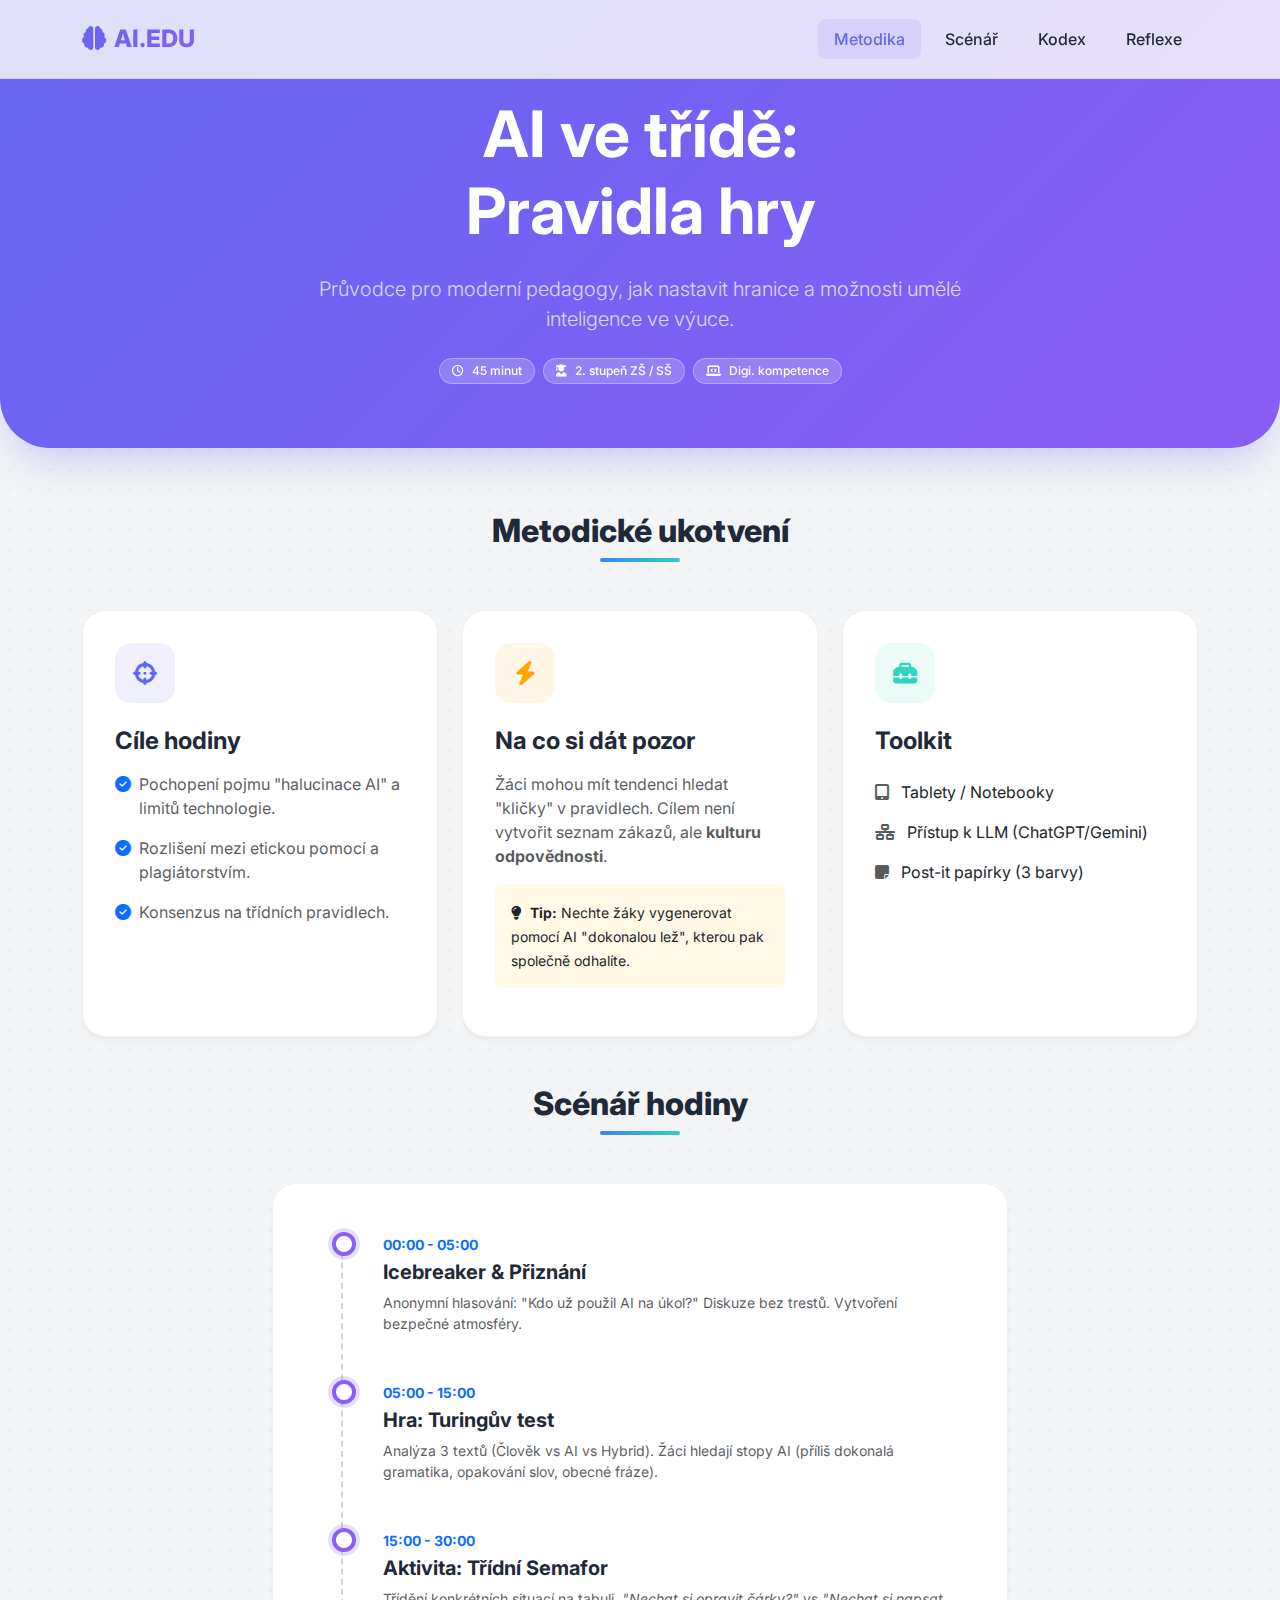
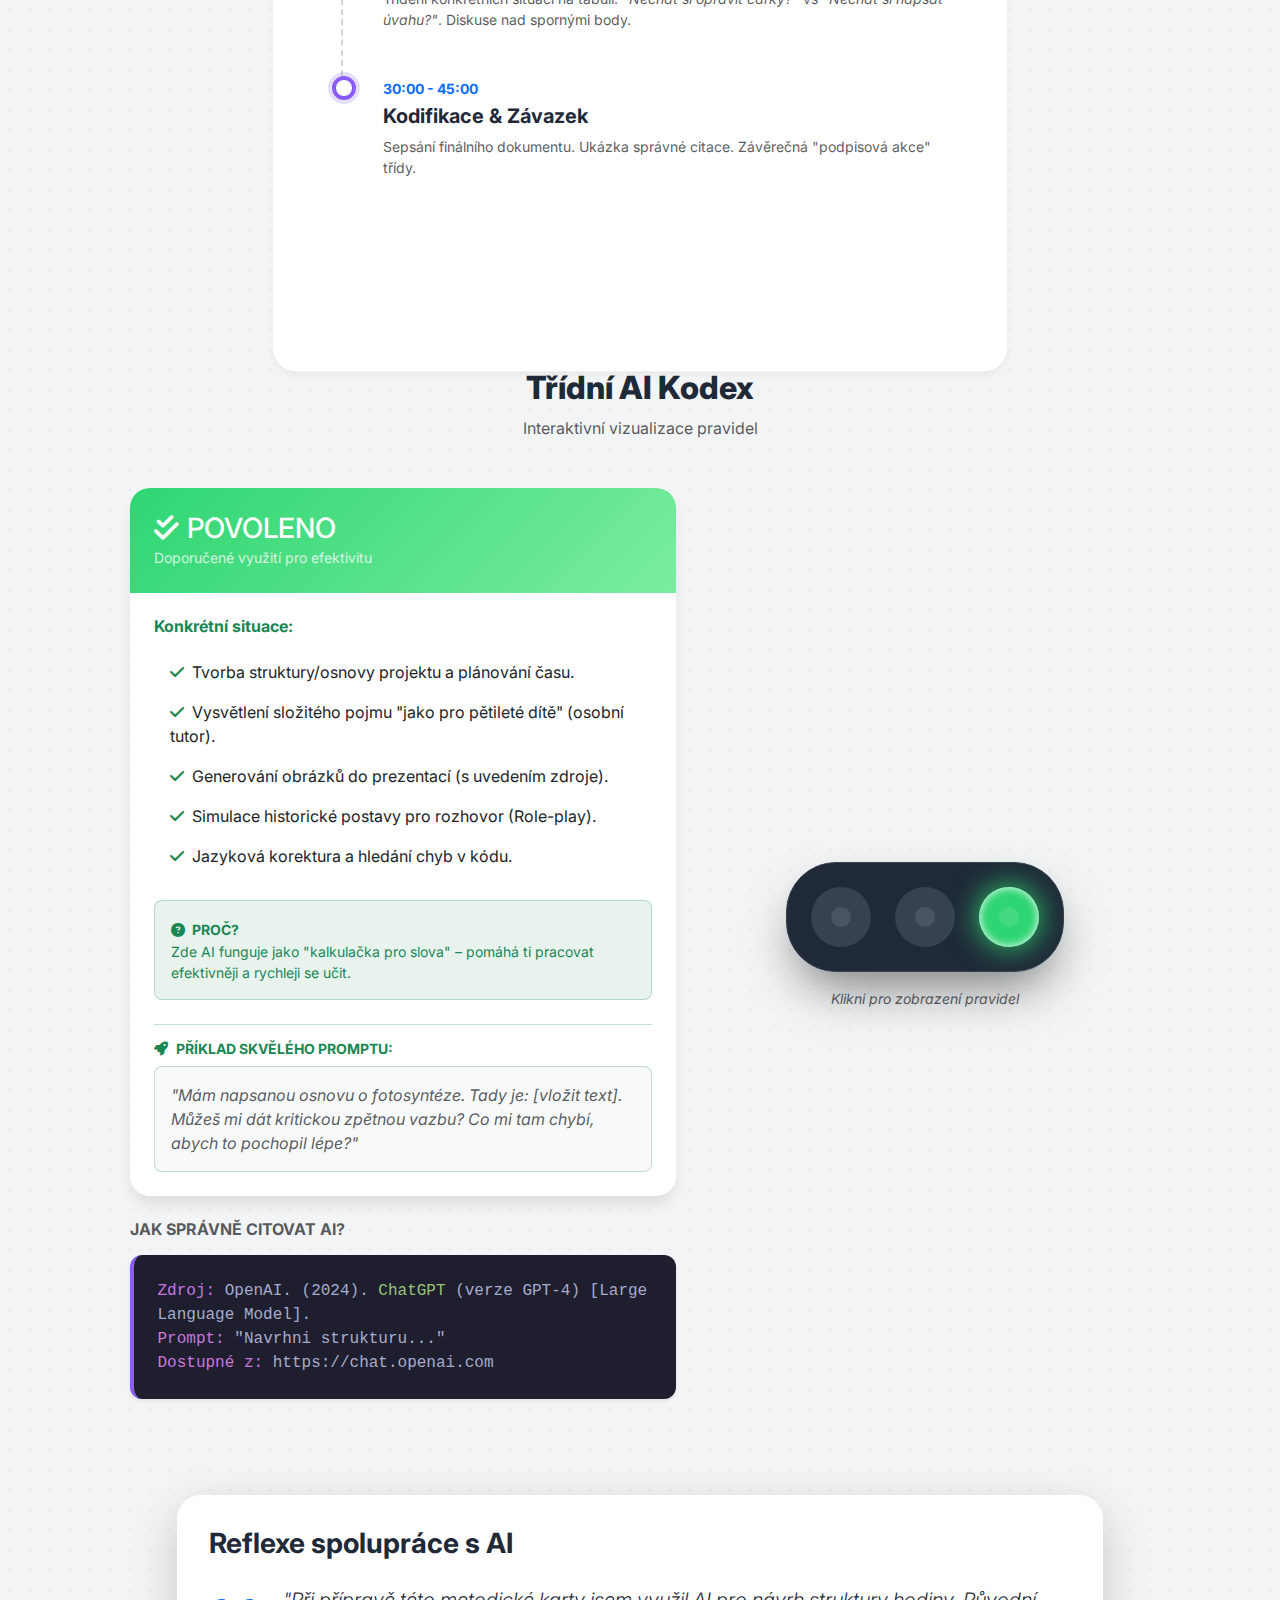
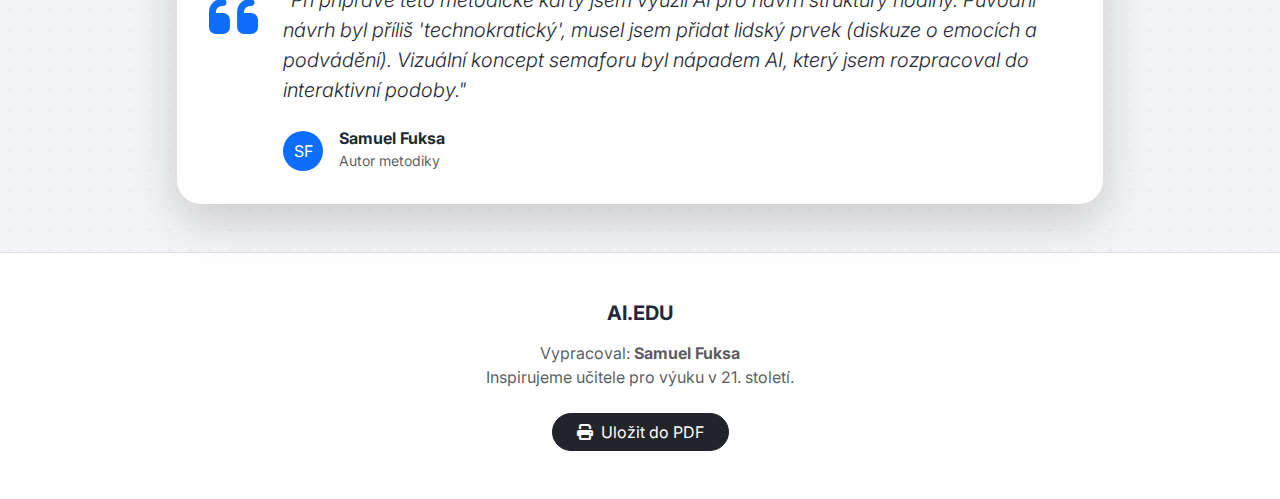
<file: ap0as-1/index.html>
<!DOCTYPE html>
<html lang="cs">
<head>
    <meta charset="UTF-8">
    <meta name="viewport" content="width=device-width, initial-scale=1.0">
    <title>Metodická karta: Pravidla pro AI ve třídě</title>
    <!-- Bootstrap 5 CSS -->
    <link href="https://cdn.jsdelivr.net/npm/bootstrap@5.3.2/dist/css/bootstrap.min.css" rel="stylesheet">
    <!-- Font Awesome pro ikony -->
    <link href="https://cdnjs.cloudflare.com/ajax/libs/font-awesome/6.4.0/css/all.min.css" rel="stylesheet">
    <!-- Google Fonts - Inter -->
    <link href="https://fonts.googleapis.com/css2?family=Inter:wght@300;400;500;700;800&display=swap" rel="stylesheet">
    
    <style>
        :root {
            --primary-gradient: linear-gradient(135deg, #6366f1 0%, #8b5cf6 100%);
            --secondary-gradient: linear-gradient(135deg, #3b82f6 0%, #2dd4bf 100%);
            --surface-color: #ffffff;
            --bg-color: #f3f4f6;
            --text-main: #1f2937;
            --text-muted: #6b7280;
            
            --traffic-red: #ff4757;
            --traffic-yellow: #ffa502;
            --traffic-green: #2ed573;
        }

        body {
            font-family: 'Inter', sans-serif;
            background-color: var(--bg-color);
            color: var(--text-main);
            /* Jemný pattern na pozadí */
            background-image: radial-gradient(#e5e7eb 1px, transparent 1px);
            background-size: 20px 20px;
        }

        /* Modern Navbar */
        .navbar {
            background: rgba(255, 255, 255, 0.8);
            backdrop-filter: blur(12px);
            border-bottom: 1px solid rgba(0,0,0,0.05);
            padding: 1rem 0;
        }

        .navbar-brand {
            font-weight: 800;
            background: var(--primary-gradient);
            -webkit-background-clip: text;
            -webkit-text-fill-color: transparent;
            font-size: 1.5rem;
        }

        .nav-link {
            font-weight: 500;
            color: var(--text-main);
            border-radius: 8px;
            padding: 0.5rem 1rem !important;
            transition: all 0.3s;
        }

        .nav-link:hover, .nav-link.active {
            background-color: rgba(99, 102, 241, 0.1);
            color: #6366f1 !important;
        }

        /* Hero Section */
        .hero-section {
            background: var(--primary-gradient);
            color: white;
            padding: 6rem 0 4rem;
            margin-bottom: 4rem;
            border-radius: 0 0 50px 50px;
            box-shadow: 0 20px 40px -10px rgba(99, 102, 241, 0.3);
            text-align: center;
        }

        .badge-glass {
            background: rgba(255, 255, 255, 0.2);
            backdrop-filter: blur(5px);
            border: 1px solid rgba(255, 255, 255, 0.3);
            color: white;
            font-weight: 500;
            padding: 0.5em 1em;
        }

        /* Cards - Modern Glassy Look */
        .method-card {
            background: var(--surface-color);
            border: 1px solid rgba(0,0,0,0.05);
            border-radius: 24px;
            padding: 2rem;
            height: 100%;
            transition: all 0.3s cubic-bezier(0.4, 0, 0.2, 1);
            box-shadow: 0 4px 6px -1px rgba(0, 0, 0, 0.05);
        }

        .method-card:hover {
            transform: translateY(-8px);
            box-shadow: 0 20px 25px -5px rgba(0, 0, 0, 0.1), 0 10px 10px -5px rgba(0, 0, 0, 0.04);
            border-color: #8b5cf6;
        }

        .icon-box {
            width: 60px;
            height: 60px;
            border-radius: 16px;
            display: flex;
            align-items: center;
            justify-content: center;
            margin-bottom: 1.5rem;
            font-size: 1.5rem;
        }

        .icon-blue { background: rgba(99, 102, 241, 0.1); color: #6366f1; }
        .icon-yellow { background: rgba(255, 165, 2, 0.1); color: #ffa502; }
        .icon-teal { background: rgba(45, 212, 191, 0.1); color: #2dd4bf; }

        /* Timeline Redesign */
        .timeline-container {
            position: relative;
            padding-left: 20px;
        }
        
        .timeline-item {
            position: relative;
            padding-left: 40px;
            padding-bottom: 30px;
            border-left: 2px dashed #d1d5db;
        }

        .timeline-item:last-child {
            border-left: 2px solid transparent;
        }

        .timeline-marker {
            position: absolute;
            left: -11px;
            top: 0;
            width: 24px;
            height: 24px;
            background: white;
            border: 4px solid #8b5cf6;
            border-radius: 50%;
            box-shadow: 0 0 0 4px rgba(139, 92, 246, 0.2);
        }

        /* Neon Traffic Light */
        .traffic-light-modern {
            background: #1f2937;
            padding: 1.5rem;
            border-radius: 50px; /* Pill shape */
            display: inline-flex;
            gap: 1.5rem;
            box-shadow: 0 25px 50px -12px rgba(0, 0, 0, 0.5);
            border: 1px solid #374151;
        }

        .neon-light {
            width: 60px;
            height: 60px;
            border-radius: 50%;
            background: #374151;
            cursor: pointer;
            transition: all 0.4s ease;
            position: relative;
        }

        .neon-light::after {
            content: '';
            position: absolute;
            top: 50%; left: 50%;
            transform: translate(-50%, -50%);
            width: 20px;
            height: 20px;
            border-radius: 50%;
            background: rgba(255,255,255,0.1);
        }

        .neon-light.red.active {
            background: var(--traffic-red);
            box-shadow: 0 0 30px var(--traffic-red), inset 0 0 10px white;
        }
        .neon-light.yellow.active {
            background: var(--traffic-yellow);
            box-shadow: 0 0 30px var(--traffic-yellow), inset 0 0 10px white;
        }
        .neon-light.green.active {
            background: var(--traffic-green);
            box-shadow: 0 0 30px var(--traffic-green), inset 0 0 10px white;
        }

        /* Content Cards for Semaphore */
        .rule-card-modern {
            border: none;
            border-radius: 20px;
            overflow: hidden;
            display: none;
            animation: slideUp 0.4s cubic-bezier(0.16, 1, 0.3, 1);
            background: white;
            box-shadow: 0 10px 15px -3px rgba(0, 0, 0, 0.1);
        }

        .rule-card-modern.active {
            display: block;
        }

        .rule-header {
            padding: 1.5rem;
            color: white;
        }
        
        .header-red { background: linear-gradient(135deg, #ff4757, #ff6b81); }
        .header-yellow { background: linear-gradient(135deg, #ffa502, #ffc048); color: #1f2937; }
        .header-green { background: linear-gradient(135deg, #2ed573, #7bed9f); }

        .citation-block {
            background: #1e1e2e;
            color: #a6accd;
            padding: 1.5rem;
            border-radius: 12px;
            font-family: 'Courier New', monospace;
            border-left: 4px solid #8b5cf6;
        }

        @keyframes slideUp {
            from { opacity: 0; transform: translateY(20px); }
            to { opacity: 1; transform: translateY(0); }
        }

        .section-header {
            text-align: center;
            margin-bottom: 3rem;
        }
        
        .section-header h2 {
            font-weight: 800;
            margin-bottom: 0.5rem;
        }
        
        .section-header .line {
            width: 80px;
            height: 4px;
            background: var(--secondary-gradient);
            margin: 0 auto;
            border-radius: 2px;
        }

    </style>
</head>
<body data-bs-spy="scroll" data-bs-target="#navbar-main" data-bs-offset="100">

    <!-- Navigace -->
    <nav id="navbar-main" class="navbar navbar-expand-lg fixed-top">
        <div class="container">
            <a class="navbar-brand" href="#"><i class="fas fa-brain me-2"></i>AI.EDU</a>
            <button class="navbar-toggler border-0" type="button" data-bs-toggle="collapse" data-bs-target="#navbarNav">
                <span class="fas fa-bars"></span>
            </button>
            <div class="collapse navbar-collapse justify-content-end" id="navbarNav">
                <ul class="navbar-nav gap-2">
                    <li class="nav-item"><a class="nav-link active" href="#metodika">Metodika</a></li>
                    <li class="nav-item"><a class="nav-link" href="#scenar">Scénář</a></li>
                    <li class="nav-item"><a class="nav-link" href="#kodex">Kodex</a></li>
                    <li class="nav-item"><a class="nav-link" href="#reflexe">Reflexe</a></li>
                </ul>
            </div>
        </div>
    </nav>

    <!-- Modern Hero -->
    <section class="hero-section">
        <div class="container">
            <div class="row justify-content-center">
                <div class="col-lg-8">
                    <h1 class="display-3 fw-bold mb-4">AI ve třídě: <br>Pravidla hry</h1>
                    <p class="lead mb-4 opacity-75">Průvodce pro moderní pedagogy, jak nastavit hranice a možnosti umělé inteligence ve výuce.</p>
                    
                    <div class="d-flex flex-wrap justify-content-center gap-2 mt-4">
                        <span class="badge badge-glass rounded-pill"><i class="far fa-clock me-2"></i>45 minut</span>
                        <span class="badge badge-glass rounded-pill"><i class="fas fa-user-graduate me-2"></i>2. stupeň ZŠ / SŠ</span>
                        <span class="badge badge-glass rounded-pill"><i class="fas fa-laptop-code me-2"></i>Digi. kompetence</span>
                    </div>
                </div>
            </div>
        </div>
    </section>

    <!-- STRANA 1: METODIKA -->
    <div class="container mb-5" id="metodika">
        <div class="section-header">
            <h2>Metodické ukotvení</h2>
            <div class="line"></div>
        </div>

        <div class="row g-4">
            <!-- Cíle -->
            <div class="col-md-4">
                <div class="method-card">
                    <div class="icon-box icon-blue">
                        <i class="fas fa-crosshairs"></i>
                    </div>
                    <h4 class="fw-bold mb-3">Cíle hodiny</h4>
                    <ul class="list-unstyled text-muted">
                        <li class="mb-3 d-flex align-items-start"><i class="fas fa-check-circle text-primary mt-1 me-2"></i><span>Pochopení pojmu "halucinace AI" a limitů technologie.</span></li>
                        <li class="mb-3 d-flex align-items-start"><i class="fas fa-check-circle text-primary mt-1 me-2"></i><span>Rozlišení mezi etickou pomocí a plagiátorstvím.</span></li>
                        <li class="d-flex align-items-start"><i class="fas fa-check-circle text-primary mt-1 me-2"></i><span>Konsenzus na třídních pravidlech.</span></li>
                    </ul>
                </div>
            </div>

            <!-- Úskalí -->
            <div class="col-md-4">
                <div class="method-card">
                    <div class="icon-box icon-yellow">
                        <i class="fas fa-bolt"></i>
                    </div>
                    <h4 class="fw-bold mb-3">Na co si dát pozor</h4>
                    <p class="text-muted">
                        Žáci mohou mít tendenci hledat "kličky" v pravidlech. Cílem není vytvořit seznam zákazů, ale <strong>kulturu odpovědnosti</strong>.
                    </p>
                    <div class="alert alert-warning border-0 bg-opacity-10 bg-warning text-dark mt-3">
                        <small><i class="fas fa-lightbulb me-1"></i> <strong>Tip:</strong> Nechte žáky vygenerovat pomocí AI "dokonalou lež", kterou pak společně odhalíte.</small>
                    </div>
                </div>
            </div>

            <!-- Pomůcky -->
            <div class="col-md-4">
                <div class="method-card">
                    <div class="icon-box icon-teal">
                        <i class="fas fa-toolbox"></i>
                    </div>
                    <h4 class="fw-bold mb-3">Toolkit</h4>
                    <ul class="list-group list-group-flush">
                        <li class="list-group-item bg-transparent border-0 px-0 py-2"><i class="fas fa-tablet-alt text-muted me-2"></i> Tablety / Notebooky</li>
                        <li class="list-group-item bg-transparent border-0 px-0 py-2"><i class="fas fa-network-wired text-muted me-2"></i> Přístup k LLM (ChatGPT/Gemini)</li>
                        <li class="list-group-item bg-transparent border-0 px-0 py-2"><i class="fas fa-sticky-note text-muted me-2"></i> Post-it papírky (3 barvy)</li>
                    </ul>
                </div>
            </div>
        </div>
    </div>

    <!-- Scénář -->
    <div class="container mb-5" id="scenar">
        <div class="row justify-content-center">
            <div class="col-lg-8">
                <div class="section-header">
                    <h2>Scénář hodiny</h2>
                    <div class="line"></div>
                </div>

                <div class="method-card p-5">
                    <div class="timeline-container">
                        <div class="timeline-item">
                            <div class="timeline-marker"></div>
                            <span class="text-primary fw-bold text-uppercase small ls-1">00:00 - 05:00</span>
                            <h5 class="fw-bold mt-1">Icebreaker & Přiznání</h5>
                            <p class="text-muted small">Anonymní hlasování: "Kdo už použil AI na úkol?" Diskuze bez trestů. Vytvoření bezpečné atmosféry.</p>
                        </div>
                        
                        <div class="timeline-item">
                            <div class="timeline-marker"></div>
                            <span class="text-primary fw-bold text-uppercase small ls-1">05:00 - 15:00</span>
                            <h5 class="fw-bold mt-1">Hra: Turingův test</h5>
                            <p class="text-muted small">Analýza 3 textů (Člověk vs AI vs Hybrid). Žáci hledají stopy AI (příliš dokonalá gramatika, opakování slov, obecné fráze).</p>
                        </div>

                        <div class="timeline-item">
                            <div class="timeline-marker"></div>
                            <span class="text-primary fw-bold text-uppercase small ls-1">15:00 - 30:00</span>
                            <h5 class="fw-bold mt-1">Aktivita: Třídní Semafor</h5>
                            <p class="text-muted small">Třídění konkrétních situací na tabuli. <em>"Nechat si opravit čárky?"</em> vs <em>"Nechat si napsat úvahu?"</em>. Diskuse nad spornými body.</p>
                        </div>

                        <div class="timeline-item">
                            <div class="timeline-marker"></div>
                            <span class="text-primary fw-bold text-uppercase small ls-1">30:00 - 45:00</span>
                            <h5 class="fw-bold mt-1">Kodifikace & Závazek</h5>
                            <p class="text-muted small">Sepsání finálního dokumentu. Ukázka správné citace. Závěrečná "podpisová akce" třídy.</p>
                        </div>
                    </div>
                </div>
            </div>
        </div>
    </div>

    <!-- Interaktivní KODEX -->
    <div class="container py-5" id="kodex">
        <div class="section-header">
            <h2>Třídní AI Kodex</h2>
            <p class="text-muted">Interaktivní vizualizace pravidel</p>
        </div>

        <div class="row justify-content-center align-items-center flex-column-reverse flex-lg-row">
            <!-- Levá strana - Texty -->
            <div class="col-lg-6 mt-4 mt-lg-0">
                
                <!-- RED CARD -->
                <div id="rule-red" class="rule-card-modern">
                    <div class="rule-header header-red">
                        <h3 class="mb-0"><i class="fas fa-hand-paper me-2"></i>ZAKÁZÁNO</h3>
                        <small class="opacity-75">Porušení akademické integrity a etiky</small>
                    </div>
                    <div class="p-4">
                        <h6 class="fw-bold text-danger mb-3">Konkrétní situace:</h6>
                        <ul class="list-group list-group-flush mb-4">
                            <li class="list-group-item border-0"><i class="fas fa-times-circle text-danger me-2"></i>Generování celých prací (slohy, referáty) bez přidané hodnoty.</li>
                            <li class="list-group-item border-0"><i class="fas fa-times-circle text-danger me-2"></i>Použití při testech vědomostí (pokud není výslovně povoleno).</li>
                            <li class="list-group-item border-0"><i class="fas fa-times-circle text-danger me-2"></i>Zadávání citlivých údajů (GDPR) nebo fotek spolužáků.</li>
                            <li class="list-group-item border-0"><i class="fas fa-times-circle text-danger me-2"></i>Generování urážlivého obsahu nebo Deepfakes.</li>
                        </ul>
                        <div class="bg-danger bg-opacity-10 p-3 rounded-3 border border-danger border-opacity-25 mb-4">
                            <small class="fw-bold text-danger"><i class="fas fa-question-circle me-1"></i> PROČ?</small>
                            <p class="mb-0 small text-danger">Obcházením práce se nic nenaučíš. Mozek potřebuje "trénink" stejně jako svaly. Zneužití dat je navíc protiprávní.</p>
                        </div>
                        
                        <!-- Příklad Promptu -->
                        <div class="border-top border-danger border-opacity-25 pt-3">
                            <h6 class="fw-bold text-danger small text-uppercase mb-2"><i class="fas fa-ban me-2"></i>Příklad zakázaného promptu:</h6>
                            <div class="bg-light p-3 rounded-3 border border-danger border-opacity-25 fst-italic text-muted">
                                "Napiš za mě celou úvahu na téma 'Svoboda slova' v rozsahu 300 slov, ať to vypadá, že to psal žák 9. třídy, a přidej tam i gramatické chyby."
                            </div>
                        </div>
                    </div>
                </div>

                <!-- YELLOW CARD -->
                <div id="rule-yellow" class="rule-card-modern">
                    <div class="rule-header header-yellow">
                        <h3 class="mb-0"><i class="fas fa-exclamation-triangle me-2"></i>S OPATRNOSTÍ</h3>
                        <small class="opacity-75">Vyžaduje kritické myšlení a kontrolu</small>
                    </div>
                    <div class="p-4">
                        <h6 class="fw-bold text-warning mb-3">Konkrétní situace:</h6>
                        <ul class="list-group list-group-flush mb-4">
                            <li class="list-group-item border-0"><i class="fas fa-exclamation text-warning me-3"></i><strong>Ověřování faktů:</strong> AI často "halucinuje" (vymýšlí si data).</li>
                            <li class="list-group-item border-0"><i class="fas fa-exclamation text-warning me-3"></i><strong>Stylistika:</strong> Inspiruj se formulacemi, ale neměň svůj autorský hlas.</li>
                            <li class="list-group-item border-0"><i class="fas fa-exclamation text-warning me-3"></i><strong>Brainstorming:</strong> Použij jako odrazový můstek, ne jako finální řešení.</li>
                            <li class="list-group-item border-0"><i class="fas fa-exclamation text-warning me-3"></i><strong>Shrnutí textu:</strong> Ověř, zda AI nezkreslila význam původního textu.</li>
                        </ul>
                        <div class="bg-warning bg-opacity-10 p-3 rounded-3 border border-warning border-opacity-25 mb-4">
                            <small class="fw-bold text-warning text-dark"><i class="fas fa-question-circle me-1"></i> PROČ?</small>
                            <p class="mb-0 small text-dark">AI nerozumí významu, jen skládá slova. Odpovědnost za správnost neseš vždy TY, ne chatbot.</p>
                        </div>

                        <!-- Příklad Promptu -->
                        <div class="border-top border-warning border-opacity-25 pt-3">
                            <h6 class="fw-bold text-warning text-dark small text-uppercase mb-2"><i class="fas fa-search me-2"></i>Příklad k ověření (Rizikový):</h6>
                            <div class="bg-light p-3 rounded-3 border border-warning border-opacity-25 fst-italic text-muted mb-2">
                                "Kdo přesně vyhrál volby v zemi X v roce 2024 a jaká byla procenta?"
                            </div>
                            <small class="text-muted"><i class="fas fa-info-circle me-1"></i> <strong>Rada:</strong> AI může mít zastaralá data. Vždy ověř informaci ve zpravodajství nebo knize.</small>
                        </div>
                    </div>
                </div>

                <!-- GREEN CARD -->
                <div id="rule-green" class="rule-card-modern active">
                    <div class="rule-header header-green">
                        <h3 class="mb-0 text-white"><i class="fas fa-check-double me-2"></i>POVOLENO</h3>
                        <small class="text-white opacity-75">Doporučené využití pro efektivitu</small>
                    </div>
                    <div class="p-4">
                        <h6 class="fw-bold text-success mb-3">Konkrétní situace:</h6>
                        <ul class="list-group list-group-flush mb-4">
                            <li class="list-group-item border-0"><i class="fas fa-check text-success me-2"></i>Tvorba struktury/osnovy projektu a plánování času.</li>
                            <li class="list-group-item border-0"><i class="fas fa-check text-success me-2"></i>Vysvětlení složitého pojmu "jako pro pětileté dítě" (osobní tutor).</li>
                            <li class="list-group-item border-0"><i class="fas fa-check text-success me-2"></i>Generování obrázků do prezentací (s uvedením zdroje).</li>
                            <li class="list-group-item border-0"><i class="fas fa-check text-success me-2"></i>Simulace historické postavy pro rozhovor (Role-play).</li>
                            <li class="list-group-item border-0"><i class="fas fa-check text-success me-2"></i>Jazyková korektura a hledání chyb v kódu.</li>
                        </ul>
                        <div class="bg-success bg-opacity-10 p-3 rounded-3 border border-success border-opacity-25 mb-4">
                            <small class="fw-bold text-success"><i class="fas fa-question-circle me-1"></i> PROČ?</small>
                            <p class="mb-0 small text-success">Zde AI funguje jako "kalkulačka pro slova" – pomáhá ti pracovat efektivněji a rychleji se učit.</p>
                        </div>

                        <!-- Příklad Promptu -->
                        <div class="border-top border-success border-opacity-25 pt-3">
                            <h6 class="fw-bold text-success small text-uppercase mb-2"><i class="fas fa-rocket me-2"></i>Příklad skvělého promptu:</h6>
                            <div class="bg-light p-3 rounded-3 border border-success border-opacity-25 fst-italic text-muted">
                                "Mám napsanou osnovu o fotosyntéze. Tady je: [vložit text]. Můžeš mi dát kritickou zpětnou vazbu? Co mi tam chybí, abych to pochopil lépe?"
                            </div>
                        </div>
                    </div>
                </div>

                <!-- Citace -->
                <div class="mt-4">
                    <h6 class="fw-bold text-uppercase text-muted ls-1 mb-3">Jak správně citovat AI?</h6>
                    <div class="citation-block shadow-sm">
                        <span style="color: #c678dd">Zdroj:</span> OpenAI. (2024). <span style="color: #98c379">ChatGPT</span> (verze GPT-4) [Large Language Model].<br>
                        <span style="color: #c678dd">Prompt:</span> "Navrhni strukturu..."<br>
                        <span style="color: #c678dd">Dostupné z:</span> https://chat.openai.com
                    </div>
                </div>

            </div>

            <!-- Pravá strana - Ovladač -->
            <div class="col-lg-5 text-center mb-4 mb-lg-0">
                <div class="traffic-light-modern">
                    <div class="neon-light red" onclick="showRule('red')" title="Zakázáno"></div>
                    <div class="neon-light yellow" onclick="showRule('yellow')" title="Pozor"></div>
                    <div class="neon-light green active" onclick="showRule('green')" title="Povoleno"></div>
                </div>
                <p class="mt-3 text-muted small fst-italic">Klikni pro zobrazení pravidel</p>
            </div>
        </div>
    </div>

    <!-- Reflexe -->
    <div class="container my-5" id="reflexe">
        <div class="row justify-content-center">
            <div class="col-lg-10">
                <div class="method-card bg-white border-0 shadow-lg">
                    <h3 class="fw-bold mb-4">Reflexe spolupráce s AI</h3>
                    <div class="d-flex gap-4">
                        <div class="d-none d-md-block text-primary display-4">
                            <i class="fas fa-quote-left"></i>
                        </div>
                        <div>
                            <p class="lead fst-italic mb-3">
                                "Při přípravě této metodické karty jsem využil AI pro návrh struktury hodiny. Původní návrh byl příliš 'technokratický', musel jsem přidat lidský prvek (diskuze o emocích a podvádění). Vizuální koncept semaforu byl nápadem AI, který jsem rozpracoval do interaktivní podoby."
                            </p>
                            <div class="d-flex align-items-center mt-4">
                                <div class="bg-primary text-white rounded-circle d-flex align-items-center justify-content-center me-3" style="width: 40px; height: 40px;">SF</div>
                                <div>
                                    <h6 class="mb-0 fw-bold">Samuel Fuksa</h6>
                                    <small class="text-muted">Autor metodiky</small>
                                </div>
                            </div>
                        </div>
                    </div>
                </div>
            </div>
        </div>
    </div>

    <!-- Footer -->
    <footer class="py-5 bg-white border-top mt-5">
        <div class="container text-center">
            <h5 class="fw-bold mb-3">AI.EDU</h5>
            <p class="text-muted mb-4">
                Vypracoval: <strong>Samuel Fuksa</strong><br>
                Inspirujeme učitele pro výuku v 21. století.
            </p>
            <button onclick="window.print()" class="btn btn-dark rounded-pill px-4"><i class="fas fa-print me-2"></i>Uložit do PDF</button>
        </div>
    </footer>

    <!-- Bootstrap JS -->
    <script src="https://cdn.jsdelivr.net/npm/bootstrap@5.3.2/dist/js/bootstrap.bundle.min.js"></script>
    
    <!-- Script pro Semafor -->
    <script>
        function showRule(color) {
            // Vypnout všechna světla
            document.querySelectorAll('.neon-light').forEach(l => l.classList.remove('active'));
            // Zapnout vybrané
            document.querySelector('.neon-light.' + color).classList.add('active');

            // Skrýt karty
            document.querySelectorAll('.rule-card-modern').forEach(c => c.classList.remove('active'));
            
            // Zobrazit vybranou
            const target = document.getElementById('rule-' + color);
            // Reset animace
            target.style.animation = 'none';
            target.offsetHeight; /* trigger reflow */
            target.style.animation = null; 
            
            target.classList.add('active');
        }
    </script>
</body>
</html>
</file>
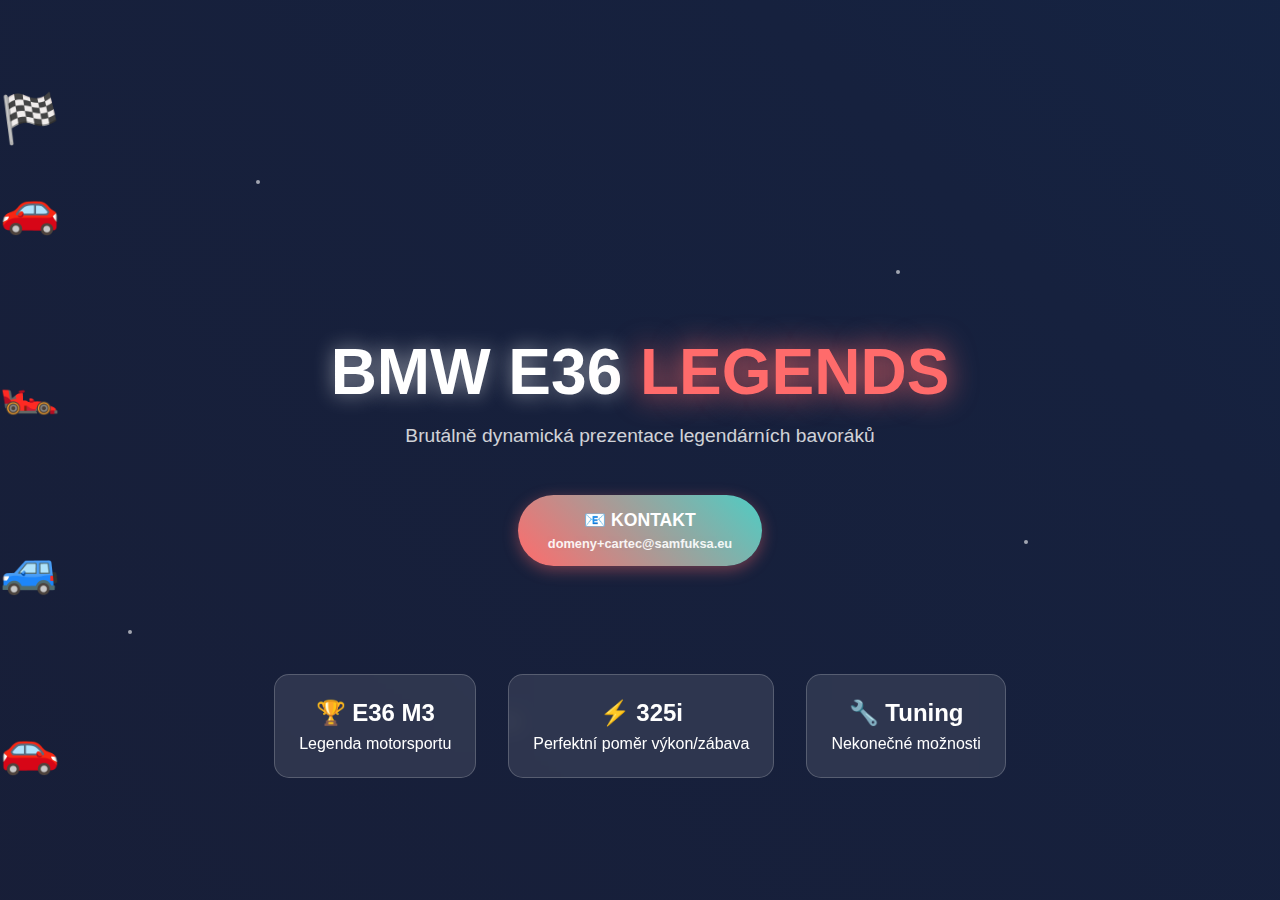
<file: bmw/index.html>
<!DOCTYPE html>
<html lang="cs">
<head>
    <meta charset="UTF-8">
    <meta name="viewport" content="width=device-width, initial-scale=1.0">
    <title>BMW E36 Dynamic Presentation</title>
    <link rel="stylesheet" href="style.css">
</head>
<body>
    <div class="container">
        <!-- Hlavní obsah -->
        <header class="hero">
            <h1 class="title">BMW E36 <span class="highlight">LEGENDS</span></h1>
            <p class="subtitle">Brutálně dynamická prezentace legendárních bavoráků</p>
            
            <!-- Kontaktní tlačítko -->
            <a href="mailto:domeny+cartec@samfuksa.eu" class="contact-btn">
                <span class="btn-text">📧 KONTAKT</span>
                <span class="btn-email">domeny+cartec@samfuksa.eu</span>
            </a>
        </header>

        <!-- BMW auta jedoucí po obrazovce -->
        <div class="car car1">🚗</div>
        <div class="car car2">🏎️</div>
        <div class="car car3">🚙</div>
        <div class="car car4">🚗</div>
        <div class="car car5">🏁</div>

        <!-- Particle efekty -->
        <div class="particles">
            <div class="particle"></div>
            <div class="particle"></div>
            <div class="particle"></div>
            <div class="particle"></div>
            <div class="particle"></div>
        </div>

        <!-- Informační sekce -->
        <section class="info-section">
            <div class="info-card">
                <h3>🏆 E36 M3</h3>
                <p>Legenda motorsportu</p>
            </div>
            <div class="info-card">
                <h3>⚡ 325i</h3>
                <p>Perfektní poměr výkon/zábava</p>
            </div>
            <div class="info-card">
                <h3>🔧 Tuning</h3>
                <p>Nekonečné možnosti</p>
            </div>
        </section>
    </div>

    <script src="script.js"></script>
</body>
</html>
</file>
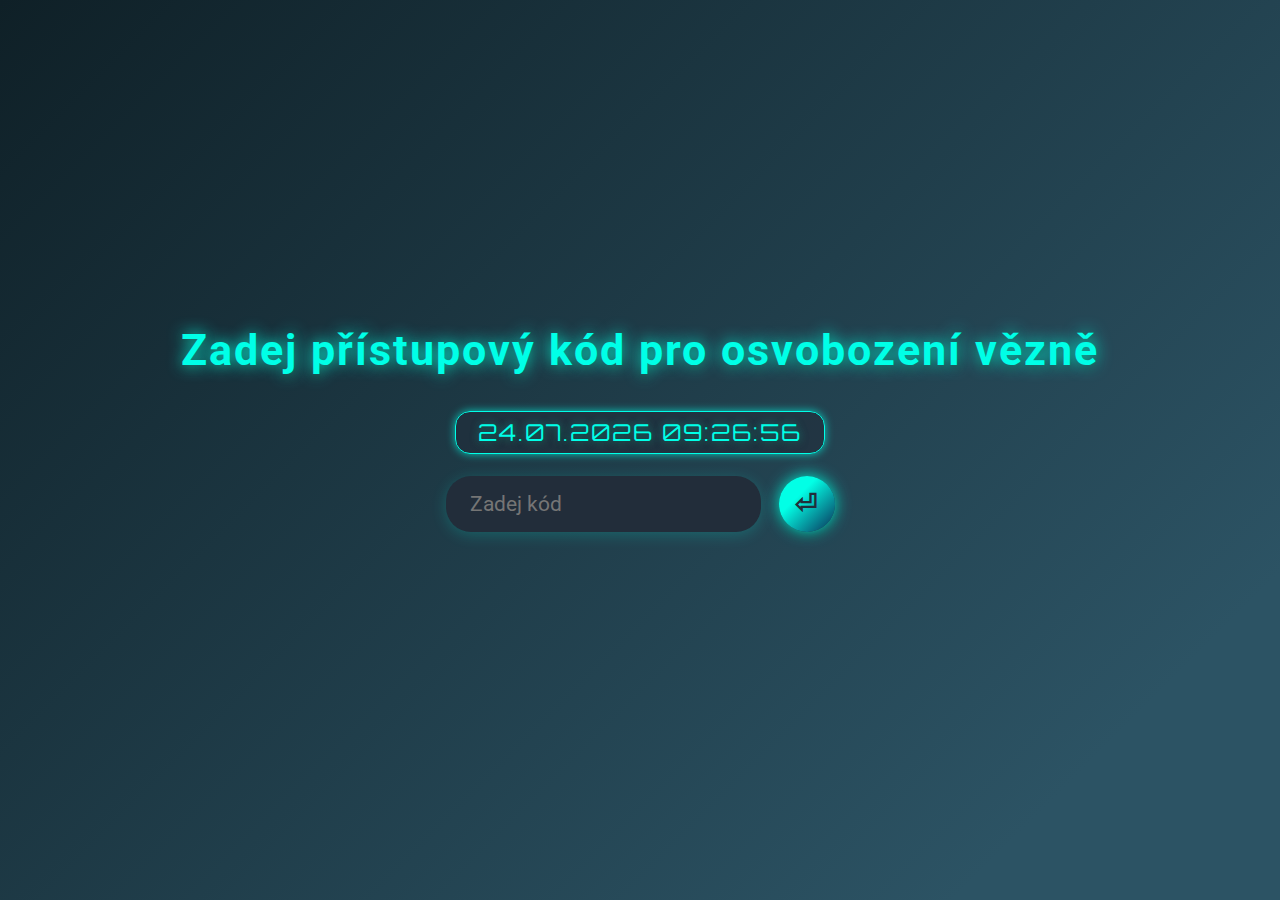
<file: jarvis/index.html>
<!DOCTYPE html>
<html lang="cs">
<head>
<meta charset="UTF-8">
<title>Jarvis Access</title>
<link href="https://fonts.googleapis.com/css2?family=Orbitron:wght@700&family=Roboto:wght@400;500&display=swap" rel="stylesheet">
<style>
    html, body {
        height: 100%;
        margin: 0;
        padding: 0;
    }
    body {
        font-family: 'Roboto', Arial, sans-serif;
        background: linear-gradient(135deg, #0f2027, #2c5364 85%);
        color: #e0e0e0;
        text-align: center;
        min-height: 100vh;
        min-height: 100dvh;
        height: 100vh;
        box-sizing: border-box;
        display: flex;
        flex-direction: column;
        justify-content: center;
    }
    .center-wrap {
        min-height: 100vh;
        min-height: 100dvh;
        display: flex;
        flex-direction: column;
        justify-content: center;
        align-items: center;
        flex: 1 1 auto;
    }
    h1 {
        font-family: 'Montserrat', 'Roboto', Arial, sans-serif;
        font-size: 2.7em;
        margin-bottom: 35px;
        margin-top: 0;
        letter-spacing: 2px;
        color: #00ffe7;
        text-shadow: 0 0 16px #00ffe7, 0 2px 8px #222;
    }
    .clock {
        font-family: 'Orbitron', monospace;
        font-size: 1.45em;
        letter-spacing: 2px;
        margin-bottom: 22px;
        padding: 6px 22px;
        border-radius: 15px;
        background: rgba(34,45,58,0.6);
        color: #00ffe7;
        box-shadow: 0 0 8px #00ffe7bb;
        display: inline-block;
        min-width: 190px;
        user-select: none;
        border: 1.5px solid #00ffe7;
        text-shadow: 0 2px 8px #222, 0 0 8px #00ffe799;
    }
    .input-wrap {
        display: flex;
        justify-content: center;
        align-items: center;
        gap: 18px;
        margin-top: 0;
    }
    input[type="password"] {
        padding: 14px 22px;
        font-size: 1.3em;
        border: none;
        border-radius: 25px;
        background: #222d3a;
        color: #fff;
        outline: none;
        box-shadow: 0 3px 15px #00ffe733;
        transition: box-shadow 0.2s, border 0.2s;
        font-family: 'Roboto', Arial, sans-serif;
        border: 2px solid transparent;
    }
    input[type="password"]:focus {
        box-shadow: 0 0 10px #00ffe7, 0 3px 15px #00ffe733;
    }
    input.invalid {
        border: 2px solid #ff3e6c;
        box-shadow: 0 0 18px #ff3e6cbb, 0 3px 15px #ff3e6c33;
        animation: shake 0.25s linear 1;
        background: #430018;
        color: #ffbfcf;
    }
    @keyframes shake {
        0% { transform: translateX(0); }
        20% { transform: translateX(-8px); }
        40% { transform: translateX(8px); }
        60% { transform: translateX(-6px); }
        80% { transform: translateX(6px); }
        100% { transform: translateX(0); }
    }
    .round-btn {
        width: 56px;
        height: 56px;
        border-radius: 50%;
        background: linear-gradient(135deg, #02ffe6 35%, #0a3d62 95%);
        border: none;
        color: #222d3a;
        font-size: 1.7em;
        font-family: 'Montserrat', 'Roboto', Arial, sans-serif;
        font-weight: 700;
        cursor: pointer;
        box-shadow: 0 0 16px #00ffe7, 0 3px 12px #111a;
        transition: background 0.2s, color 0.2s, box-shadow 0.2s;
        display: flex;
        align-items: center;
        justify-content: center;
        outline: none;
    }
    .round-btn:active, .round-btn:focus {
        background: linear-gradient(135deg, #00ffe7 45%, #2c5364 95%);
        color: #0a3d62;
        box-shadow: 0 0 24px #00ffe7, 0 3px 12px #222a;
    }
    .message {
        margin-top: 20px;
        font-size: 1.2em;
        color: #ff3e6c;
        font-family: 'Roboto', Arial, sans-serif;
        font-weight: 500;
        min-height: 24px;
        text-shadow: 0 2px 8px #222, 0 0 8px #ff3e6c88;
        letter-spacing: 1px;
        transition: color 0.2s;
    }
    /* Loading efekt */
    .loading {
        margin: 30px auto 0 auto;
        border: 6px solid rgba(255,255,255,0.15);
        border-top: 6px solid #00ffe7;
        border-radius: 50%;
        width: 48px;
        height: 48px;
        animation: spin 1s linear infinite;
        display: none;
        box-shadow: 0 0 18px #00ffe7aa;
    }
    @keyframes spin {
        100% { transform: rotate(360deg); }
    }
    /* Opona */
    .curtain {
        position: fixed;
        top: 0;
        left: 0;
        width: 100vw;
        height: 100vh;
        background: linear-gradient(150deg, #000 80%, #00ffe7 200%);
        display: flex;
        justify-content: center;
        align-items: center;
        transform: translateY(-100%);
        transition: transform 1s cubic-bezier(.6,0,.4,1);
        z-index: 999;
        flex-direction: column;
        box-shadow: 0 0 160px #00ffe788 inset;
    }
    .curtain.open {
        transform: translateY(0);
    }
    .curtain img {
        max-width: 80vw;
        max-height: 62vh;
        border-radius: 28px;
        box-shadow: 0 0 40px #00ffe7dd, 0 0 120px #0a3d62bb;
        margin-bottom: 32px;
        border: 3px solid #00ffe7;
    }
    /* Tlačítko zpět v oponě */
    #backButton {
        margin-top: 18px;
        padding: 15px 48px;
        font-size: 1.25em;
        background: linear-gradient(135deg, #222d3a 50%, #00ffe7 100%);
        color: #00ffe7;
        border: 2px solid #00ffe7;
        border-radius: 25px;
        cursor: pointer;
        font-family: 'Montserrat', 'Roboto', Arial, sans-serif;
        font-weight: 700;
        box-shadow: 0 0 20px #00ffe7aa;
        display: none;
        transition: background 0.2s, color 0.2s;
    }
    #backButton:hover, #backButton:focus {
        background: linear-gradient(135deg, #00ffe7 30%, #222d3a 100%);
        color: #222d3a;
        outline: none;
    }
    @media (max-width: 600px) {
        h1 { font-size: 2em; margin-bottom: 18px;}
        .clock { font-size: 1em; min-width: 120px; }
        .curtain img { max-width: 98vw; max-height: 40vh;}
        .curtain { padding: 0 5vw; }
        .input-wrap { flex-direction: column; gap: 14px;}
        input[type="password"] { width: 90vw; font-size: 1em;}
    }
</style>
</head>
<body>

<div class="center-wrap">
    <h1>Zadej přístupový kód pro osvobození vězně</h1>
    <div class="clock" id="clock"></div>
    <div class="input-wrap">
        <input type="password" id="codeInput" placeholder="Zadej kód" autocomplete="off" onkeydown="if(event.key==='Enter'){checkCode();}">
        <button class="round-btn" title="Potvrdit" onclick="checkCode()">
            <span>⏎</span>
        </button>
    </div>
    <div class="loading" id="loading"></div>
    <div class="message" id="message"></div>
</div>

<!-- Opona -->
<div class="curtain" id="curtain">
    <img src="jarvis.png" alt="Jarvis">
    <button id="backButton" onclick="hideCurtain()">Zpět</button>
</div>

<audio id="jarvisAudio" src="jarvis.mp3"></audio>

<script>
    const correctCode = "2193";

    // Aktualizace hodin
    function updateClock() {
        const now = new Date();
        const pad = n => n < 10 ? "0"+n : n;
        const timeStr = pad(now.getHours()) + ":" + pad(now.getMinutes()) + ":" + pad(now.getSeconds());
        const dateStr = pad(now.getDate()) + "." + pad(now.getMonth()+1) + "." + now.getFullYear();
        document.getElementById("clock").textContent = dateStr + " " + timeStr;
    }
    setInterval(updateClock, 1000);
    updateClock();

    function checkCode() {
        const inputEl = document.getElementById("codeInput");
        const input = inputEl.value;
        const message = document.getElementById("message");
        const loading = document.getElementById("loading");

        message.textContent = "";
        inputEl.classList.remove("invalid");

        if (input === correctCode) {
            loading.style.display = "block";
            setTimeout(() => {
                loading.style.display = "none";
                document.getElementById("curtain").classList.add("open");
                document.getElementById("jarvisAudio").play();
                document.getElementById("backButton").style.display = "block";
            }, 1400); // trošku kratší loading pro lepší UX
        } else {
            // Zvýraznění chybného vstupu
            message.textContent = "❌ Špatný kód! Zkus to ještě jednou.";
            inputEl.classList.add("invalid");
            inputEl.focus();
            // Krátký shake efekt
            setTimeout(() => {
                inputEl.classList.remove("invalid");
            }, 550);
        }
    }

    function hideCurtain() {
        document.getElementById("curtain").classList.remove("open");
        document.getElementById("backButton").style.display = "none";
        document.getElementById("jarvisAudio").pause();
        document.getElementById("jarvisAudio").currentTime = 0;
        document.getElementById("codeInput").value = "";
        document.getElementById("codeInput").focus();
    }
</script>

</body>
</html>
</file>
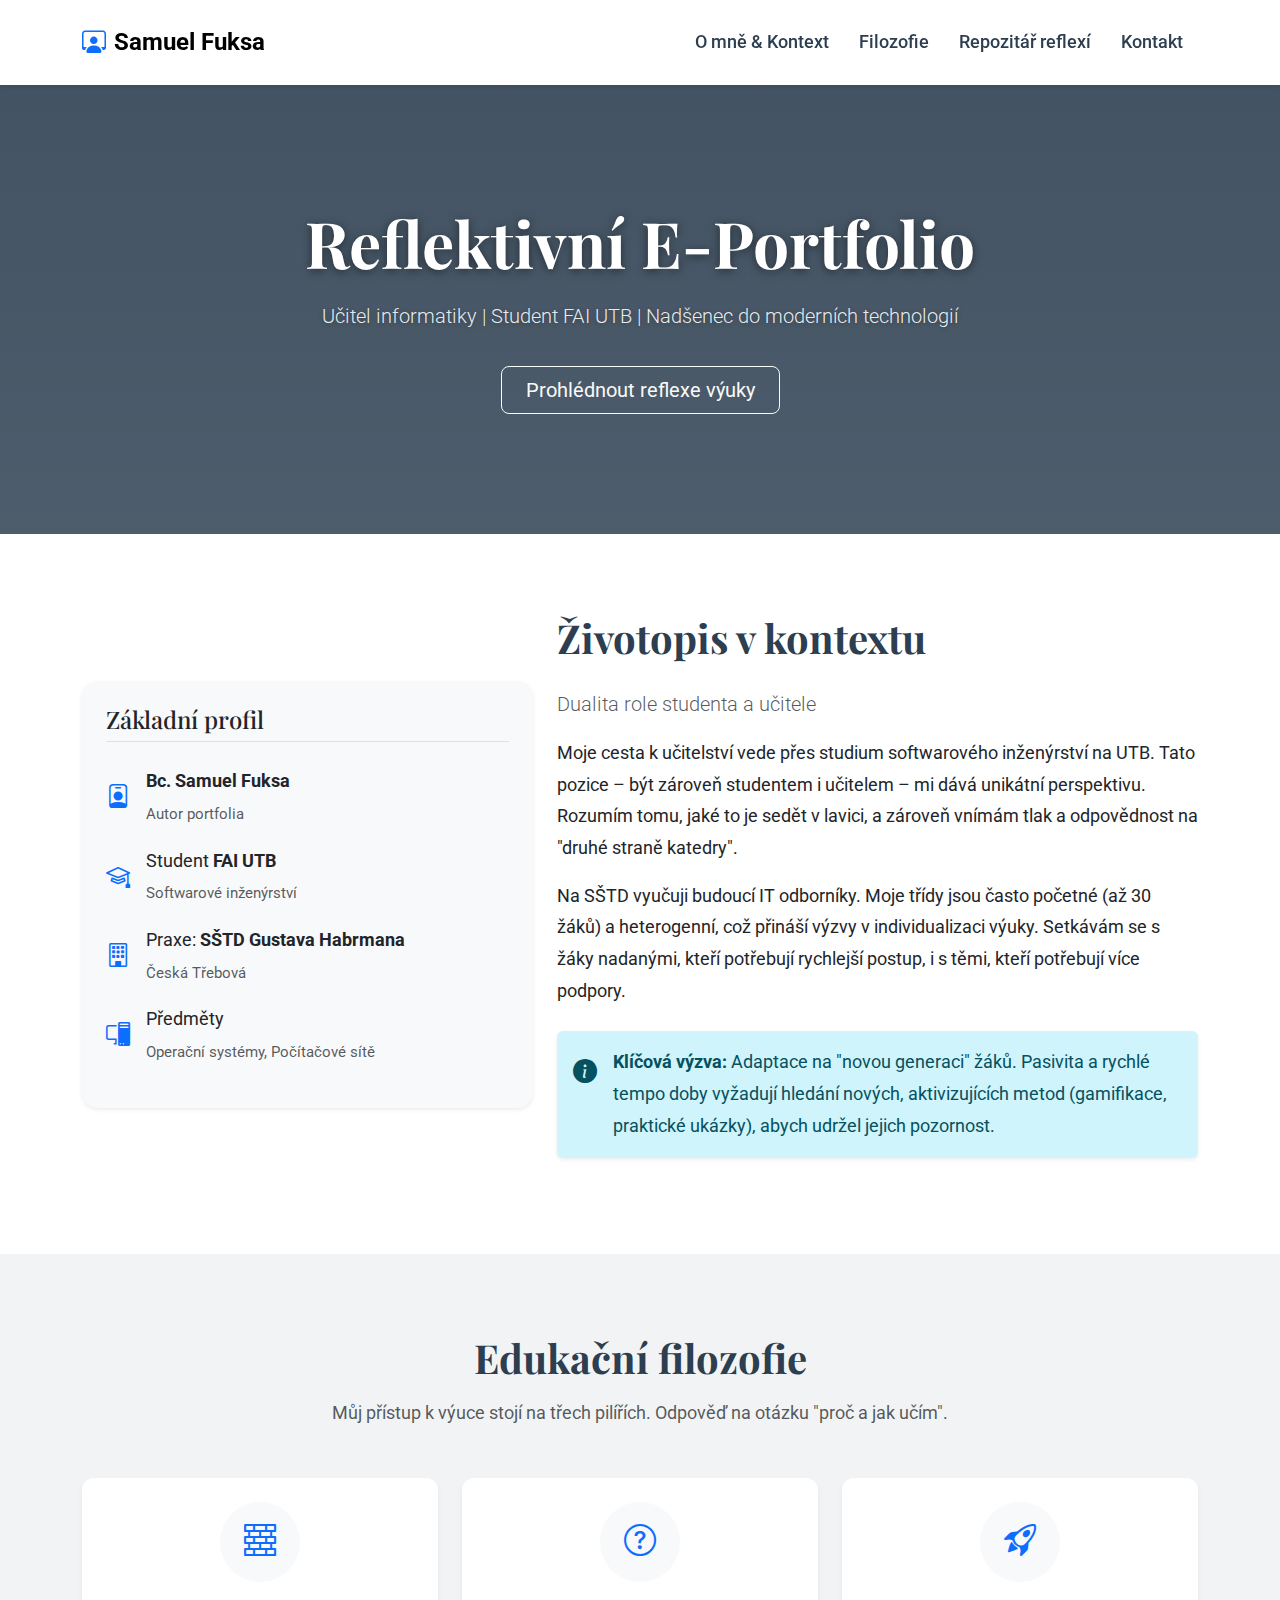
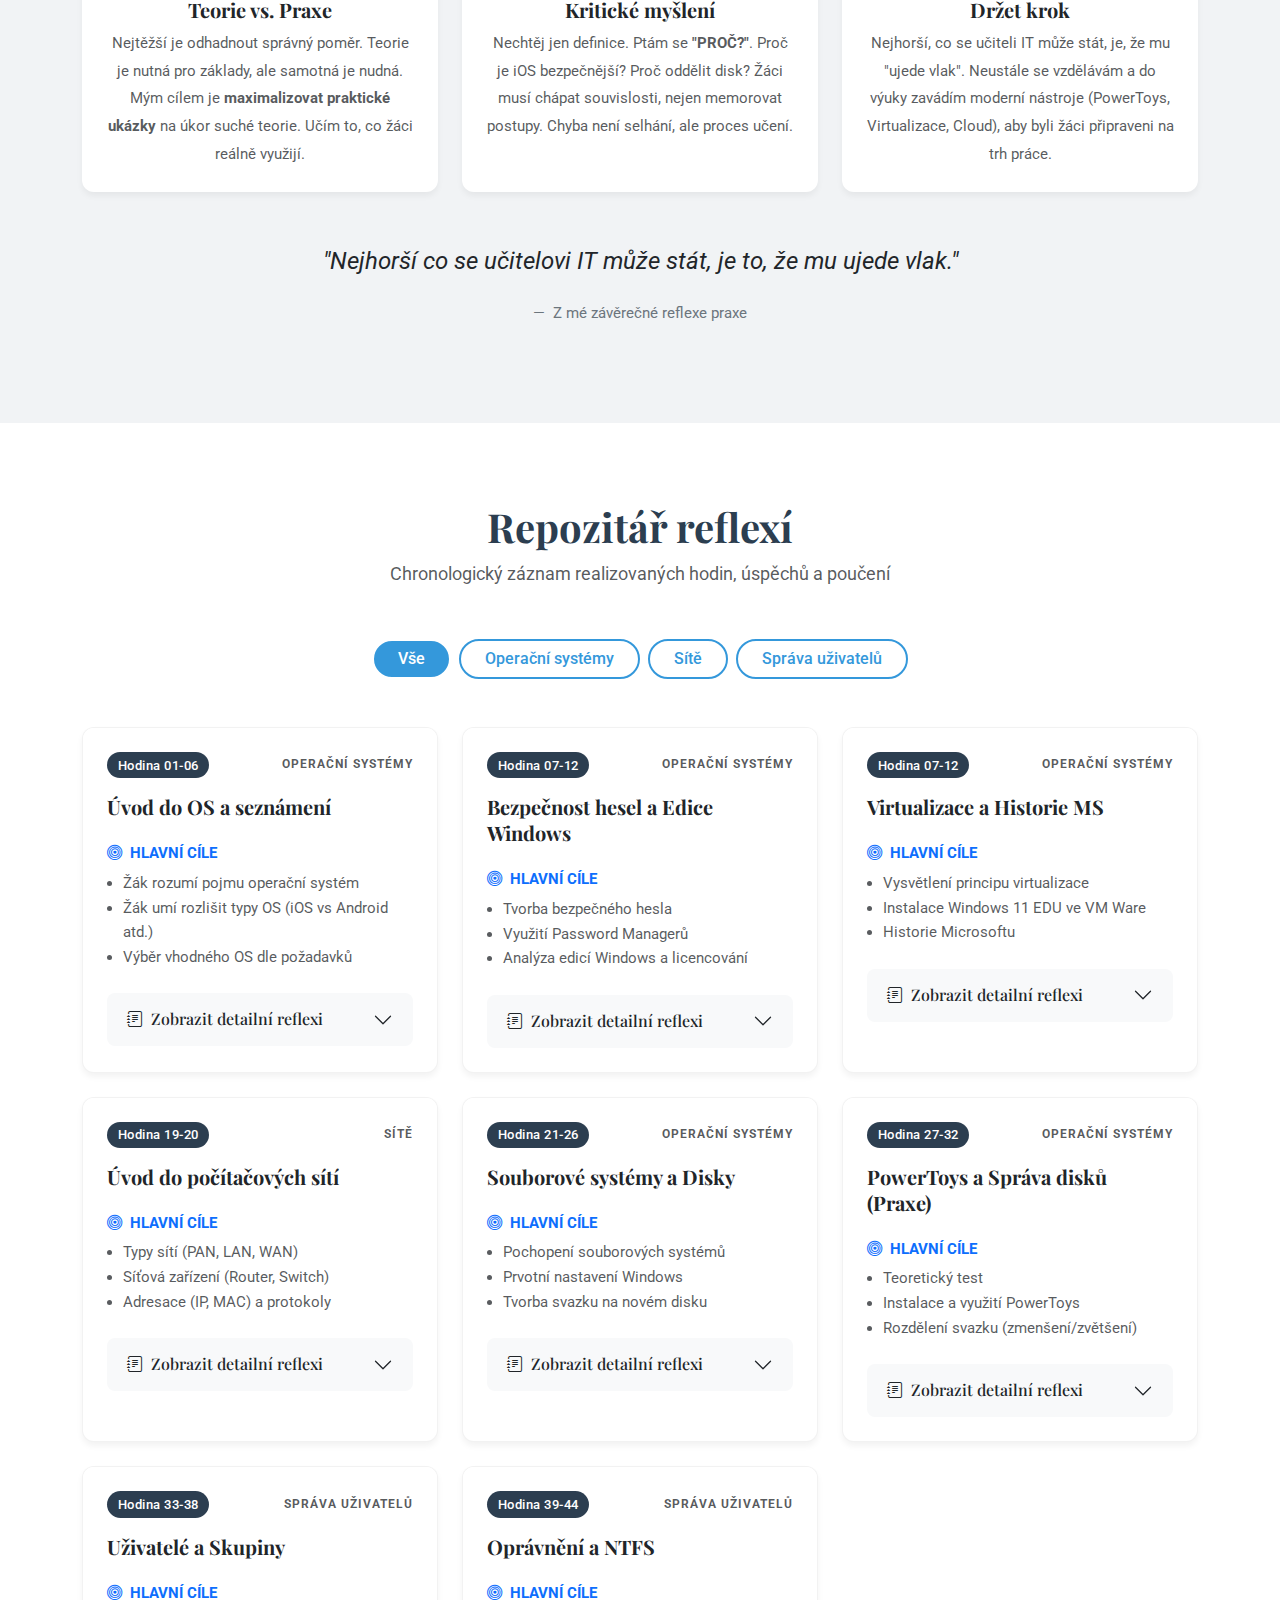
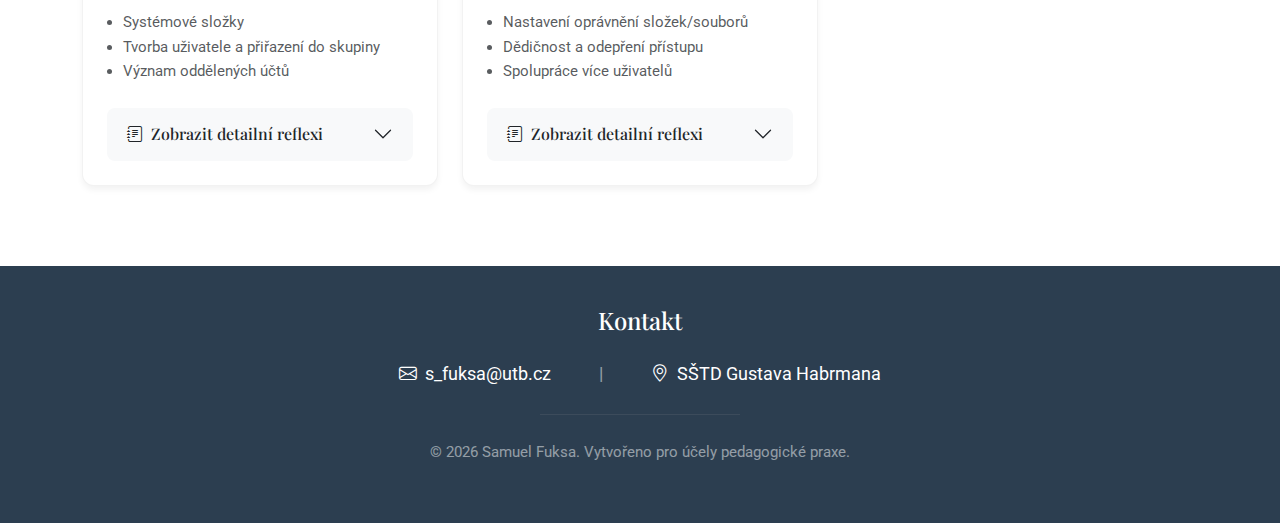
<file: portfolio/index.html>
<!DOCTYPE html>
<html lang="cs">
<head>
    <meta charset="UTF-8">
    <meta name="viewport" content="width=device-width, initial-scale=1.0">
    <title>E-Portfolio | Bc. Samuel Fuksa</title>
    <!-- Bootstrap 5 CSS -->
    <link href="https://cdn.jsdelivr.net/npm/bootstrap@5.3.2/dist/css/bootstrap.min.css" rel="stylesheet">
    <!-- Bootstrap Icons -->
    <link rel="stylesheet" href="https://cdn.jsdelivr.net/npm/bootstrap-icons@1.11.1/font/bootstrap-icons.css">
    <!-- Google Fonts -->
    <link href="https://fonts.googleapis.com/css2?family=Roboto:wght@300;400;500;700&family=Playfair+Display:wght@700&display=swap" rel="stylesheet">
    
    <style>
        :root {
            --primary-color: #2c3e50;
            --accent-color: #3498db;
            --text-color: #212529;
            --light-bg: #f8f9fa;
        }

        body {
            font-family: 'Roboto', sans-serif;
            color: var(--text-color);
            line-height: 1.8;
            font-size: 1.1rem;
        }

        h1, h2, h3, h4, h5 {
            font-family: 'Playfair Display', serif;
            color: var(--primary-color);
            line-height: 1.3;
        }

        /* --- Hero Section & Responsive Typography --- */
        .hero-section {
            background: linear-gradient(rgba(44, 62, 80, 0.9), rgba(44, 62, 80, 0.8)), url('https://images.unsplash.com/photo-1517694712202-14dd9538aa97?ixlib=rb-1.2.1&auto=format&fit=crop&w=1350&q=80');
            background-size: cover;
            background-attachment: fixed;
            background-position: center;
            /* Zde nastavujeme barvu, ale h1 ji může přebít, proto viz níže specifické pravidlo */
            color: white;
            padding: 120px 0;
            text-align: center;
        }

        /* OPRAVA ČITELNOSTI HERO SEKCE */
        .hero-section h1 {
            color: white !important; /* Vynutíme bílou barvu */
            text-shadow: 0 2px 10px rgba(0,0,0,0.5); /* Přidáme stín pro lepší kontrast */
        }
        
        .hero-section .lead {
            color: rgba(255, 255, 255, 0.9) !important;
            text-shadow: 0 1px 5px rgba(0,0,0,0.3);
        }

        /* Mobilní optimalizace pro Hero */
        @media (max-width: 768px) {
            .hero-section {
                padding: 60px 0;
            }
            h1.display-3 {
                font-size: 2.5rem;
            }
            .lead {
                font-size: 1.1rem;
            }
        }

        .section-padding {
            padding: 80px 0;
        }
        
        @media (max-width: 768px) {
            .section-padding {
                padding: 50px 0;
            }
        }

        /* --- Cards Design --- */
        .card-custom {
            border: 1px solid rgba(0,0,0,0.05);
            box-shadow: 0 4px 6px rgba(0,0,0,0.05);
            transition: transform 0.3s ease, box-shadow 0.3s ease;
            height: 100%;
            border-radius: 12px;
            overflow: hidden;
        }

        .card-custom:hover {
            transform: translateY(-5px);
            box-shadow: 0 10px 20px rgba(0,0,0,0.1);
        }

        .badge-hour {
            background-color: var(--primary-color);
            font-weight: 500;
            padding: 0.5em 0.8em;
            letter-spacing: 0.5px;
        }

        /* --- Reflection Blocks --- */
        .reflection-block {
            padding: 15px;
            border-radius: 8px;
            margin-bottom: 12px;
            font-size: 0.95rem;
        }

        .reflection-positive {
            border-left: 5px solid #28a745;
            background-color: #f1fff4;
        }

        .reflection-improve {
            border-left: 5px solid #ffc107;
            background-color: #fff9e6;
        }

        /* --- Navigation --- */
        .nav-link {
            font-weight: 500;
            color: var(--primary-color) !important;
            padding: 10px 15px !important;
            transition: color 0.3s ease;
        }
        
        .nav-link:hover {
            color: var(--accent-color) !important;
        }

        .navbar-toggler {
            border: none;
        }
        
        .navbar-toggler:focus {
            box-shadow: none;
        }

        /* --- Footer --- */
        footer {
            background-color: var(--primary-color);
            color: white;
            padding: 40px 0;
        }

        /* --- Buttons --- */
        .btn-custom-outline {
            border: 2px solid var(--accent-color);
            color: var(--accent-color);
            font-weight: 500;
        }
        
        .btn-custom-outline:hover, .btn-custom-outline.active {
            background-color: var(--accent-color);
            color: white;
        }
    </style>
</head>
<body data-bs-spy="scroll" data-bs-target="#navbarNav" data-bs-offset="100">

    <!-- Navigation -->
    <nav class="navbar navbar-expand-lg navbar-light bg-white sticky-top shadow-sm py-3">
        <div class="container">
            <a class="navbar-brand fw-bold fs-4" href="#"><i class="bi bi-person-workspace me-2 text-primary"></i>Samuel Fuksa</a>
            <button class="navbar-toggler" type="button" data-bs-toggle="collapse" data-bs-target="#navbarNav" aria-controls="navbarNav" aria-expanded="false" aria-label="Toggle navigation">
                <span class="navbar-toggler-icon"></span>
            </button>
            <div class="collapse navbar-collapse justify-content-end" id="navbarNav">
                <ul class="navbar-nav">
                    <li class="nav-item"><a class="nav-link" href="#about">O mně & Kontext</a></li>
                    <li class="nav-item"><a class="nav-link" href="#philosophy">Filozofie</a></li>
                    <li class="nav-item"><a class="nav-link" href="#repository">Repozitář reflexí</a></li>
                    <li class="nav-item"><a class="nav-link" href="#contact">Kontakt</a></li>
                </ul>
            </div>
        </div>
    </nav>

    <!-- Hero Section -->
    <header class="hero-section d-flex align-items-center">
        <div class="container">
            <div class="row justify-content-center">
                <div class="col-lg-10">
                    <h1 class="display-3 fw-bold mb-3">Reflektivní E-Portfolio</h1>
                    <p class="lead mb-4">Učitel informatiky | Student FAI UTB | Nadšenec do moderních technologií</p>
                    <a href="#repository" class="btn btn-outline-light btn-lg px-4 py-2 mt-2">Prohlédnout reflexe výuky</a>
                </div>
            </div>
        </div>
    </header>

    <!-- Bio in Context Section -->
    <section id="about" class="section-padding bg-white">
        <div class="container">
            <div class="row align-items-center gy-5">
                <div class="col-lg-5 order-lg-1 order-2">
                    <div class="p-4 bg-light rounded-4 shadow-sm">
                        <h3 class="h4 mb-4 border-bottom pb-2">Základní profil</h3>
                        <ul class="list-unstyled">
                            <li class="mb-3 d-flex align-items-center"><i class="bi bi-person-badge fs-4 me-3 text-primary"></i> <div><strong>Bc. Samuel Fuksa</strong><br><small class="text-muted">Autor portfolia</small></div></li>
                            <li class="mb-3 d-flex align-items-center"><i class="bi bi-mortarboard fs-4 me-3 text-primary"></i> <div>Student <strong>FAI UTB</strong><br><small class="text-muted">Softwarové inženýrství</small></div></li>
                            <li class="mb-3 d-flex align-items-center"><i class="bi bi-building fs-4 me-3 text-primary"></i> <div>Praxe: <strong>SŠTD Gustava Habrmana</strong><br><small class="text-muted">Česká Třebová</small></div></li>
                            <li class="mb-3 d-flex align-items-center"><i class="bi bi-pc-display fs-4 me-3 text-primary"></i> <div>Předměty<br><small class="text-muted">Operační systémy, Počítačové sítě</small></div></li>
                        </ul>
                    </div>
                </div>
                <div class="col-lg-7 order-lg-2 order-1">
                    <h2 class="mb-4 display-6 fw-bold">Životopis v kontextu</h2>
                    <p class="lead text-muted">Dualita role studenta a učitele</p>
                    <p>
                        Moje cesta k učitelství vede přes studium softwarového inženýrství na UTB. Tato pozice – být zároveň studentem i učitelem – mi dává unikátní perspektivu. Rozumím tomu, jaké to je sedět v lavici, a zároveň vnímám tlak a odpovědnost na "druhé straně katedry".
                    </p>
                    <p>
                        Na SŠTD vyučuji budoucí IT odborníky. Moje třídy jsou často početné (až 30 žáků) a heterogenní, což přináší výzvy v individualizaci výuky. Setkávám se s žáky nadanými, kteří potřebují rychlejší postup, i s těmi, kteří potřebují více podpory.
                    </p>
                    <div class="alert alert-info mt-4 border-0 shadow-sm d-flex">
                        <i class="bi bi-info-circle-fill fs-4 me-3 mt-1"></i>
                        <div>
                            <strong>Klíčová výzva:</strong> Adaptace na "novou generaci" žáků. Pasivita a rychlé tempo doby vyžadují hledání nových, aktivizujících metod (gamifikace, praktické ukázky), abych udržel jejich pozornost.
                        </div>
                    </div>
                </div>
            </div>
        </div>
    </section>

    <!-- Philosophy Section -->
    <section id="philosophy" class="section-padding" style="background-color: #f1f3f5;">
        <div class="container">
            <div class="text-center mb-5 mw-100" style="max-width: 800px; margin: 0 auto;">
                <h2 class="display-6 fw-bold">Edukační filozofie</h2>
                <p class="text-muted mt-3">Můj přístup k výuce stojí na třech pilířích. Odpověď na otázku "proč a jak učím".</p>
            </div>
            <div class="row g-4">
                <div class="col-md-4">
                    <div class="card card-custom p-4 text-center bg-white border-0">
                        <div class="mb-3">
                            <div class="d-inline-flex align-items-center justify-content-center bg-light rounded-circle" style="width: 80px; height: 80px;">
                                <i class="bi bi-bricks fs-2 text-primary"></i>
                            </div>
                        </div>
                        <h4 class="h5 fw-bold">Teorie vs. Praxe</h4>
                        <p class="small text-muted mb-0">Nejtěžší je odhadnout správný poměr. Teorie je nutná pro základy, ale samotná je nudná. Mým cílem je <strong>maximalizovat praktické ukázky</strong> na úkor suché teorie. Učím to, co žáci reálně využijí.</p>
                    </div>
                </div>
                <div class="col-md-4">
                    <div class="card card-custom p-4 text-center bg-white border-0">
                        <div class="mb-3">
                            <div class="d-inline-flex align-items-center justify-content-center bg-light rounded-circle" style="width: 80px; height: 80px;">
                                <i class="bi bi-question-circle fs-2 text-primary"></i>
                            </div>
                        </div>
                        <h4 class="h5 fw-bold">Kritické myšlení</h4>
                        <p class="small text-muted mb-0">Nechtěj jen definice. Ptám se <strong>"PROČ?"</strong>. Proč je iOS bezpečnější? Proč oddělit disk? Žáci musí chápat souvislosti, nejen memorovat postupy. Chyba není selhání, ale proces učení.</p>
                    </div>
                </div>
                <div class="col-md-4">
                    <div class="card card-custom p-4 text-center bg-white border-0">
                        <div class="mb-3">
                            <div class="d-inline-flex align-items-center justify-content-center bg-light rounded-circle" style="width: 80px; height: 80px;">
                                <i class="bi bi-rocket-takeoff fs-2 text-primary"></i>
                            </div>
                        </div>
                        <h4 class="h5 fw-bold">Držet krok</h4>
                        <p class="small text-muted mb-0">Nejhorší, co se učiteli IT může stát, je, že mu "ujede vlak". Neustále se vzdělávám a do výuky zavádím moderní nástroje (PowerToys, Virtualizace, Cloud), aby byli žáci připraveni na trh práce.</p>
                    </div>
                </div>
            </div>
            <div class="text-center mt-5">
                <figure class="text-center">
                    <blockquote class="blockquote fs-4 fst-italic">
                        <p>"Nejhorší co se učitelovi IT může stát, je to, že mu ujede vlak."</p>
                    </blockquote>
                    <figcaption class="blockquote-footer mt-2">
                        Z mé závěrečné reflexe praxe
                    </figcaption>
                </figure>
            </div>
        </div>
    </section>

    <!-- Repository Section -->
    <section id="repository" class="section-padding bg-white">
        <div class="container">
            <div class="text-center mb-5">
                <h2 class="display-6 fw-bold">Repozitář reflexí</h2>
                <p class="text-muted">Chronologický záznam realizovaných hodin, úspěchů a poučení</p>
            </div>

            <!-- Filters -->
            <div class="d-flex justify-content-center flex-wrap gap-2 mb-5">
                <button type="button" class="btn btn-custom-outline px-4 rounded-pill active" onclick="filterReflections('all', this)">Vše</button>
                <button type="button" class="btn btn-custom-outline px-4 rounded-pill" onclick="filterReflections('os', this)">Operační systémy</button>
                <button type="button" class="btn btn-custom-outline px-4 rounded-pill" onclick="filterReflections('siete', this)">Sítě</button>
                <button type="button" class="btn btn-custom-outline px-4 rounded-pill" onclick="filterReflections('users', this)">Správa uživatelů</button>
            </div>

            <div class="row g-4" id="reflections-container">
                <!-- Content will be loaded via JavaScript -->
            </div>
        </div>
    </section>

    <!-- Footer -->
    <footer id="contact">
        <div class="container text-center">
            <h3 class="mb-4 h4">Kontakt</h3>
            <div class="d-flex justify-content-center flex-wrap gap-3 gap-md-5 mb-4">
                <a href="mailto:s_fuksa@utb.cz" class="text-white text-decoration-none d-flex align-items-center"><i class="bi bi-envelope me-2"></i>s_fuksa@utb.cz</a>
                <span class="text-white-50 d-none d-md-inline">|</span>
                <span class="text-white d-flex align-items-center"><i class="bi bi-geo-alt me-2"></i>SŠTD Gustava Habrmana</span>
            </div>
            <hr class="border-secondary opacity-25 mx-auto" style="max-width: 200px;">
            <p class="small text-white-50 mt-4">&copy; 2026 Samuel Fuksa. Vytvořeno pro účely pedagogické praxe.</p>
        </div>
    </footer>

    <!-- Bootstrap JS Bundle -->
    <script src="https://cdn.jsdelivr.net/npm/bootstrap@5.3.2/dist/js/bootstrap.bundle.min.js"></script>

    <!-- Data & Logic -->
    <script>
        // Data parsed from the user's uploaded documents
        const reflectionsData = [
            {
                id: 1,
                hours: "01-06",
                category: "os",
                topic: "Úvod do OS a seznámení",
                goals: [
                    "Žák rozumí pojmu operační systém",
                    "Žák umí rozlišit typy OS (iOS vs Android atd.)",
                    "Výběr vhodného OS dle požadavků"
                ],
                methods: "Výklad, Brainstorming (Slido), Demonstrační metoda (ukázky z praxe)",
                success: "Podařilo se motivovat žáky ukázkami technologií, se kterými budeme pracovat. Dobrá diskuze o bezpečnosti (iOS sandbox).",
                improve: "Více gamifikovat výuku a ukazovat případy využití bližší studentům.",
                details: "První kontakt s třídou. Heterogenní skupiny (bez větších rozdílů ve znalostech)."
            },
            {
                id: 2,
                hours: "07-12",
                category: "os",
                topic: "Bezpečnost hesel a Edice Windows",
                goals: [
                    "Tvorba bezpečného hesla",
                    "Využití Password Managerů",
                    "Analýza edicí Windows a licencování"
                ],
                methods: "Demonstrace (Password Manager), Diskuze (Cena licencí), Samostatná práce",
                success: "Žáci pochopili správce hesel a někteří je začali používat. Úspěšné vysvětlení problematiky druhotných licencí.",
                improve: "Mít připravené praktické ukázky omezených verzí Windows (např. Home S mód).",
                details: "Žáci porovnávali ceny licencí. Důraz na kritické myšlení při nákupu SW."
            },
            {
                id: 3,
                hours: "07-12",
                category: "os",
                topic: "Virtualizace a Historie MS",
                goals: [
                    "Vysvětlení principu virtualizace",
                    "Instalace Windows 11 EDU ve VM Ware",
                    "Historie Microsoftu"
                ],
                methods: "Demonstrace (krok za krokem instalace), Výklad, Praktická činnost",
                success: "Žáci jsou schopni sami nainstalovat OS. Téma je bavilo, viděli praktický smysl (serverová řešení).",
                improve: "U některých kroků instalace jít více do hloubky (limitováno časem).",
                details: "Paralelní téma k licencování. Zaměřeno na technické dovednosti."
            },
            {
                id: 4,
                hours: "19-20",
                category: "siete",
                topic: "Úvod do počítačových sítí",
                goals: [
                    "Typy sítí (PAN, LAN, WAN)",
                    "Síťová zařízení (Router, Switch)",
                    "Adresace (IP, MAC) a protokoly"
                ],
                methods: "Cisco Packet Tracer (simulace), Fyzická ukázka HW, Brainstorming",
                success: "Fyzická ukázka zařízení zaujala. Žáci umí zjistit svou IP/MAC adresu a chápou rozdíl mezi veřejnou a privátní IP.",
                improve: "Více praktických ukázek na úkor teorie (u sítí je to ale náročné na realizaci).",
                details: "Návrh sítě pro malou kancelář. Propojení teorie (Bluetooth = PAN) s praxí."
            },
            {
                id: 5,
                hours: "21-26",
                category: "os",
                topic: "Souborové systémy a Disky",
                goals: [
                    "Pochopení souborových systémů",
                    "Prvotní nastavení Windows",
                    "Tvorba svazku na novém disku"
                ],
                methods: "Výklad s demonstrací, Praktická činnost (správa disků)",
                success: "Předání praktické dovednosti (co dělat s novým diskem po koupi). Společná tvorba 'ideálního nastavení' OS.",
                improve: "Hodina proběhla bez větších problémů, nenapadá mě konkrétní zlepšení.",
                details: "Propojení teorie (NTFS/FAT32) s reálnou instalací disku."
            },
            {
                id: 6,
                hours: "27-32",
                category: "os",
                topic: "PowerToys a Správa disků (Praxe)",
                goals: [
                    "Teoretický test",
                    "Instalace a využití PowerToys",
                    "Rozdělení svazku (zmenšení/zvětšení)"
                ],
                methods: "Samostatná práce, Ukázka 'Use-case' scénářů",
                success: "PowerToys žáky velmi zaujal (FancyZones, Color Picker). Pochopili důležitost rozdělení disků pro zálohování/systém.",
                improve: "Žádné zásadní připomínky. Test motivoval k zamyšlení.",
                details: "Ukázka nástrojů pro zvýšení produktivity."
            },
            {
                id: 7,
                hours: "33-38",
                category: "users",
                topic: "Uživatelé a Skupiny",
                goals: [
                    "Systémové složky",
                    "Tvorba uživatele a přiřazení do skupiny",
                    "Význam oddělených účtů"
                ],
                methods: "Výklad, Diskuze o bezpečnosti, Samostatná práce",
                success: "Žáci pochopili bezpečnostní rizika sdílení jednoho účtu. Zvládli technickou správu uživatelů.",
                improve: "Ukázat více alternativních způsobů přihlášení (biometrika, tokeny).",
                details: "Důraz na individualizaci a bezpečnost."
            },
            {
                id: 8,
                hours: "39-44",
                category: "users",
                topic: "Oprávnění a NTFS",
                goals: [
                    "Nastavení oprávnění složek/souborů",
                    "Dědičnost a odepření přístupu",
                    "Spolupráce více uživatelů"
                ],
                methods: "Aplikační úlohy (nastavte čtení pro skupinu X), Diskuze (důsledky odepření)",
                success: "Demonstrace důsledků špatného nastavení. Vysvětlení principu 'Odepřít'.",
                improve: "Nastaly problémy s 'Vlastníkem souboru', což zmátlo nastavení oprávnění. Musel jsem to vysvětlit až další hodinu (přiznání chyby).",
                details: "Pokročilá administrativa. Ukázka lidského faktoru při chybě učitele."
            }
        ];

        // Function to generate HTML for cards
        function renderReflections(filter) {
            const container = document.getElementById('reflections-container');
            container.innerHTML = '';

            reflectionsData.forEach(item => {
                if (filter === 'all' || item.category === filter) {
                    const cardHTML = `
                        <div class="col-md-6 col-lg-4">
                            <div class="card card-custom h-100">
                                <div class="card-header bg-white border-0 pt-4 px-4">
                                    <div class="d-flex justify-content-between align-items-center mb-3">
                                        <span class="badge badge-hour text-white rounded-pill">Hodina ${item.hours}</span>
                                        <span class="text-muted small text-uppercase fw-bold" style="font-size: 0.75rem; letter-spacing: 1px;">${getCategoryName(item.category)}</span>
                                    </div>
                                    <h5 class="card-title fw-bold mb-0">${item.topic}</h5>
                                </div>
                                <div class="card-body px-4 pb-4">
                                    <div class="mb-4">
                                        <h6 class="text-primary small fw-bold text-uppercase mb-2"><i class="bi bi-bullseye me-1"></i> Hlavní cíle</h6>
                                        <ul class="small ps-3 text-muted mb-0" style="line-height: 1.6;">
                                            ${item.goals.map(g => `<li>${g}</li>`).join('')}
                                        </ul>
                                    </div>
                                    
                                    <div class="accordion" id="accordionExample${item.id}">
                                        <div class="accordion-item border-0 bg-light rounded-3 overflow-hidden">
                                            <h2 class="accordion-header">
                                                <button class="accordion-button collapsed bg-transparent shadow-none fw-medium py-3" type="button" data-bs-toggle="collapse" data-bs-target="#collapse${item.id}">
                                                    <i class="bi bi-journal-text me-2"></i> Zobrazit detailní reflexi
                                                </button>
                                            </h2>
                                            <div id="collapse${item.id}" class="accordion-collapse collapse" data-bs-parent="#accordionExample${item.id}">
                                                <div class="accordion-body bg-white border-top">
                                                    <div class="mb-3">
                                                        <strong class="d-block text-dark mb-1 small text-uppercase">Metody:</strong>
                                                        <span class="text-muted small">${item.methods}</span>
                                                    </div>
                                                    
                                                    <div class="reflection-block reflection-positive">
                                                        <strong class="d-block text-success mb-1"><i class="bi bi-check-circle-fill me-1"></i> Co se podařilo:</strong>
                                                        ${item.success}
                                                    </div>
                                                    
                                                    <div class="reflection-block reflection-improve">
                                                        <strong class="d-block text-warning mb-1" style="color: #d39e00 !important;"><i class="bi bi-exclamation-triangle-fill me-1"></i> Ke zlepšení:</strong>
                                                        ${item.improve}
                                                    </div>
                                                    
                                                    <p class="mt-3 mb-0 text-muted fst-italic small border-top pt-2">
                                                        <i class="bi bi-info-circle me-1"></i> ${item.details}
                                                    </p>
                                                </div>
                                            </div>
                                        </div>
                                    </div>
                                </div>
                            </div>
                        </div>
                    `;
                    container.innerHTML += cardHTML;
                }
            });
        }

        // Helper to get nice category name
        function getCategoryName(cat) {
            switch(cat) {
                case 'os': return 'Operační systémy';
                case 'siete': return 'Sítě';
                case 'users': return 'Správa uživatelů';
                default: return 'Ostatní';
            }
        }

        // Handle filtering UI
        function filterReflections(category, btnElement) {
            // Update active button state
            document.querySelectorAll('.btn-custom-outline').forEach(btn => {
                btn.classList.remove('active');
            });
            btnElement.classList.add('active');
            
            // Render content
            renderReflections(category);
        }

        // Initial render
        document.addEventListener('DOMContentLoaded', () => {
            renderReflections('all');
        });
    </script>
</body>
</html>
</file>
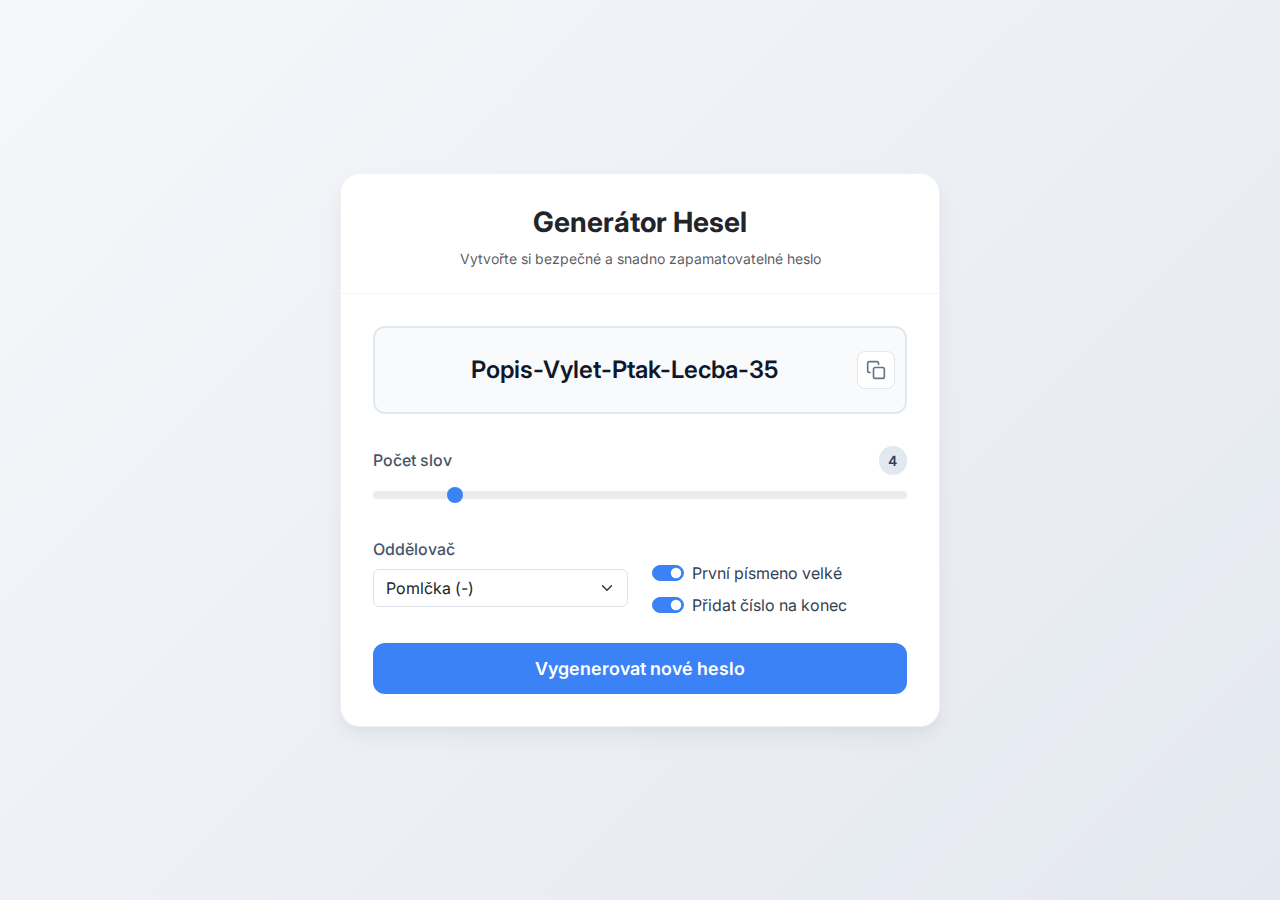
<file: generator-pass-phrase.html>
<!DOCTYPE html>
<html lang="cs">
<head>
    <meta charset="UTF-8">
    <meta name="viewport" content="width=device-width, initial-scale=1.0">
    <title>Moderní Generátor Hesel (Passphrase)</title>
    
    <!-- Bootstrap 5 CSS -->
    <link href="https://cdn.jsdelivr.net/npm/bootstrap@5.3.2/dist/css/bootstrap.min.css" rel="stylesheet">
    
    <!-- Google Fonts -->
    <link rel="preconnect" href="https://fonts.googleapis.com">
    <link rel="preconnect" href="https://fonts.gstatic.com" crossorigin>
    <link href="https://fonts.googleapis.com/css2?family=Inter:wght@400;500;600;700&display=swap" rel="stylesheet">
    
    <style>
        body {
            font-family: 'Inter', sans-serif;
            background: linear-gradient(135deg, #f5f7fa 0%, #e4e8f0 100%);
            min-height: 100vh;
            display: flex;
            align-items: center;
            justify-content: center;
            padding: 1.5rem;
            color: #334155;
        }

        .generator-card {
            background-color: #ffffff;
            border-radius: 1.25rem;
            box-shadow: 0 10px 25px rgba(0, 0, 0, 0.05), 0 4px 6px rgba(0, 0, 0, 0.02);
            border: 1px solid rgba(0,0,0,0.05);
            width: 100%;
            max-width: 600px;
            overflow: hidden;
        }

        .card-header-custom {
            padding: 2rem 2rem 1.5rem;
            border-bottom: 1px solid #f1f5f9;
        }

        .card-body-custom {
            padding: 2rem;
        }

        .passphrase-display-wrapper {
            position: relative;
            margin-bottom: 2rem;
        }

        .passphrase-display {
            background-color: #f8fafc;
            border: 2px solid #e2e8f0;
            border-radius: 0.75rem;
            padding: 1.5rem 3.5rem 1.5rem 1.5rem;
            font-size: 1.5rem;
            font-weight: 600;
            color: #0f172a;
            word-break: break-word;
            text-align: center;
            min-height: 5rem;
            display: flex;
            align-items: center;
            justify-content: center;
            transition: border-color 0.2s;
        }

        .passphrase-display:hover {
            border-color: #cbd5e1;
        }

        .copy-btn {
            position: absolute;
            top: 50%;
            right: 0.75rem;
            transform: translateY(-50%);
            background: #ffffff;
            border: 1px solid #e2e8f0;
            color: #64748b;
            border-radius: 0.5rem;
            padding: 0.5rem;
            cursor: pointer;
            transition: all 0.2s;
            display: flex;
            align-items: center;
            justify-content: center;
        }

        .copy-btn:hover {
            background: #f1f5f9;
            color: #0f172a;
            border-color: #cbd5e1;
        }

        .form-label {
            font-weight: 500;
            color: #475569;
            margin-bottom: 0.5rem;
        }

        .btn-generate {
            background-color: #3b82f6;
            color: #ffffff;
            font-weight: 600;
            padding: 0.75rem 1.5rem;
            border-radius: 0.75rem;
            border: none;
            transition: background-color 0.2s, transform 0.1s;
            width: 100%;
            font-size: 1.125rem;
        }

        .btn-generate:hover {
            background-color: #2563eb;
            color: #ffffff;
        }

        .btn-generate:active {
            transform: scale(0.98);
        }

        .form-range::-webkit-slider-thumb {
            background: #3b82f6;
        }
        
        .form-check-input:checked {
            background-color: #3b82f6;
            border-color: #3b82f6;
        }

        #copyToast {
            position: fixed;
            bottom: 2rem;
            left: 50%;
            transform: translateX(-50%);
            background-color: #10b981;
            color: white;
            padding: 0.75rem 1.5rem;
            border-radius: 2rem;
            font-weight: 500;
            box-shadow: 0 4px 6px rgba(0,0,0,0.1);
            opacity: 0;
            visibility: hidden;
            transition: opacity 0.3s, visibility 0.3s;
            z-index: 1000;
        }

        #copyToast.show {
            opacity: 1;
            visibility: visible;
        }
        
        .word-count-badge {
            background-color: #e2e8f0;
            color: #334155;
            padding: 0.25rem 0.6rem;
            border-radius: 1rem;
            font-size: 0.875rem;
            font-weight: 600;
        }
    </style>
</head>
<body>

    <div class="generator-card">
        <div class="card-header-custom text-center">
            <h2 class="h3 mb-2 fw-bold text-dark">Generátor Hesel</h2>
            <p class="text-muted mb-0 small">Vytvořte si bezpečné a snadno zapamatovatelné heslo</p>
        </div>

        <div class="card-body-custom">
            <!-- Output Display -->
            <div class="passphrase-display-wrapper">
                <div class="passphrase-display" id="passphraseOutput">Načítám...</div>
                <button class="copy-btn" onclick="copyPassphrase()" title="Zkopírovat do schránky">
                    <svg xmlns="http://www.w3.org/2000/svg" width="20" height="20" viewBox="0 0 24 24" fill="none" stroke="currentColor" stroke-width="2" stroke-linecap="round" stroke-linejoin="round">
                        <rect x="9" y="9" width="13" height="13" rx="2" ry="2"></rect>
                        <path d="M5 15H4a2 2 0 0 1-2-2V4a2 2 0 0 1 2-2h9a2 2 0 0 1 2 2v1"></path>
                    </svg>
                </button>
            </div>

            <!-- Settings Form -->
            <div class="row g-4 mb-4">
                <div class="col-12">
                    <div class="d-flex justify-content-between align-items-center mb-2">
                        <label for="wordCount" class="form-label mb-0">Počet slov</label>
                        <span class="word-count-badge" id="wordCountLabel">4</span>
                    </div>
                    <input type="range" class="form-range" id="wordCount" min="3" max="10" step="1" value="4">
                </div>

                <div class="col-md-6">
                    <label for="separator" class="form-label">Oddělovač</label>
                    <select class="form-select" id="separator">
                        <option value="-">Pomlčka (-)</option>
                        <option value="_">Podtržítko (_)</option>
                        <option value=" ">Mezera ( )</option>
                        <option value=".">Tečka (.)</option>
                        <option value="">Žádný oddělovač</option>
                    </select>
                </div>

                <div class="col-md-6 d-flex flex-column justify-content-center pt-md-4">
                    <div class="form-check form-switch mb-2">
                        <input class="form-check-input" type="checkbox" role="switch" id="capitalize" checked>
                        <label class="form-check-label" for="capitalize">První písmeno velké</label>
                    </div>
                    <div class="form-check form-switch">
                        <input class="form-check-input" type="checkbox" role="switch" id="addNumber" checked>
                        <label class="form-check-label" for="addNumber">Přidat číslo na konec</label>
                    </div>
                </div>
            </div>

            <button class="btn btn-generate" onclick="generatePassphrase()">
                Vygenerovat nové heslo
            </button>
        </div>
    </div>

    <!-- Toast Notification -->
    <div id="copyToast">Zkopírováno do schránky!</div>

    <script>
        // Solid list of basic Czech words (Nouns, adjectives, verbs) ~400 words
        const czechWords = [
            "adresa", "akce", "aktivni", "andel", "auto", "autor", "babicka", "banan", "banka", "barva",
            "basen", "baterie", "bezpecnost", "bily", "bitva", "bod", "bohatstvi", "boj", "bolest", "bomba",
            "bota", "boure", "bratr", "brana", "bryle", "brezen", "bricho", "budova", "buh", "bunda",
            "byt", "cesta", "cibule", "cil", "cit", "cizi", "cukr", "cviceni", "caj", "cas",
            "casopis", "cast", "cara", "celo", "cerny", "cert", "cerveny", "cest", "cislo", "cisty",
            "clen", "clovek", "cteni", "ctverec", "ctvrtek", "ctyri", "dan", "dar", "data", "dav",
            "dcera", "deka", "delka", "den", "denik", "deska", "dest", "detail", "deda", "dite",
            "divadlo", "divak", "dlan", "dluh", "doba", "dobro", "dobry", "dohoda", "dojem", "doktor",
            "dokument", "doma", "domov", "dotaz", "dovolena", "dozor", "draha", "drak", "drevo", "duben",
            "duch", "dukaz", "dum", "duvod", "dvere", "dvur", "dychat", "dym", "efekt", "ekonomika",
            "elektrina", "energie", "fakt", "farma", "film", "finance", "firma", "fyzika", "galerie", "garaz",
            "generace", "guma", "had", "hadanka", "hak", "hala", "hlava", "hlas", "hlavni", "hledat",
            "hloubka", "hmyz", "hnizdo", "hodina", "hodnota", "hoch", "holka", "hora", "hospoda", "host",
            "hotel", "houba", "housle", "hra", "hrad", "hranice", "hrdina", "hrdlo", "hromada", "hrich",
            "hubeny", "hudba", "hvezda", "chata", "chlapec", "chleb", "chodba", "choroba", "chram", "chudy",
            "chut", "chyba", "chytit", "idea", "identita", "iluze", "inzenyr", "jablko", "jazyk", "jedna",
            "jelen", "jemny", "jeskyne", "jezero", "jidlo", "jih", "jiny", "jistota", "jmeno", "kabel",
            "kabat", "kachna", "kancelar", "kapitola", "kapsa", "karta", "kasa", "katalog", "kava", "kazdy",
            "kino", "kladivo", "klec", "klic", "klid", "klobouk", "klub", "kniha", "kocour", "kocka",
            "kod", "kolo", "konec", "kontakt", "kopec", "koruna", "kost", "kostel", "kos", "kosile",
            "kov", "koza", "kraj", "kral", "krasa", "krava", "krev", "krok", "kruh", "kriz",
            "kun", "kus", "kuze", "kvetina", "kytara", "laborator", "lahev", "lampa", "laska", "latka",
            "lavice", "lecba", "led", "leden", "lekar", "lekce", "les", "leto", "letadlo", "lev",
            "levy", "lez", "limec", "linka", "list", "litr", "lod", "luk", "luna", "lyze",
            "magie", "majetek", "majitel", "malba", "maly", "maminka", "manazer", "mapa", "maso", "masaz",
            "matka", "mec", "med", "med", "medved", "mekky", "melodie", "mesto", "metoda", "metr",
            "mezera", "milion", "mince", "minuta", "mir", "mira", "misto", "mistr", "mlady", "mleko",
            "mlha", "mlyn", "mnoho", "moc", "model", "modry", "mohutny", "moment", "more", "most",
            "motor", "moucha", "moudrost", "mrak", "mraz", "mrtvy", "muzeum", "muz", "mys", "myslenka",
            "mzda", "nabidka", "nadoba", "nadeje", "nadrazi", "nahly", "nahoda", "naklad", "napad", "napoj",
            "narod", "nasledek", "nastroj", "navrh", "nebe", "nedele", "nehet", "nemoc", "nerv", "nic",
            "nit", "nizky", "noc", "noha", "nos", "nouze", "noviny", "novy", "nuz", "nula",
            "obalka", "obcan", "obchod", "obec", "obed", "obet", "obhajce", "objekt", "oblak", "oblast",
            "oblicej", "obloha", "obor", "obraz", "obrana", "obrovsky", "obsah", "obuv", "obyvatel", "ocas",
            "ocel", "oci", "odbor", "odchod", "odkaz", "odpad", "odpoved", "odvaha", "ohen", "okamzik",
            "okno", "oko", "okres", "okraj", "olej", "olovo", "omacka", "omyl", "opice", "oprava",
            "organ", "orel", "orech", "osa", "oslava", "osoba", "osud", "otazka", "otec", "otrok",
            "ovce", "ovoce", "pad", "pach", "palac", "palec", "pamet", "pan", "papir", "paprsek",
            "par", "park", "partner", "pas", "pas", "past", "pata", "patek", "pec", "pece",
            "peklo", "penize", "penzion", "pepr", "pero", "pes", "pest", "pet", "pevny", "pila",
            "pilot", "pisen", "pisek", "pismo", "piti", "pivo", "plan", "planeta", "plast", "platno",
            "plavba", "plaz", "ples", "plet", "plice", "plot", "pluh", "plyn", "pobyt", "pocet",
            "pocit", "pocasi", "podil", "podlaha", "podminka", "podnik", "podoba", "podpis", "podpora", "podzim",
            "pohadka", "pohar", "pohled", "pohyb", "pojem", "pokoj", "pokrok", "pokus", "pole", "polevka",
            "policie", "politika", "polovina", "pomer", "pomoc", "pondeli", "popis", "poplatek", "porada", "porucha",
            "porad", "postel", "postoj", "potiz", "potok", "potrava", "potreba", "poust", "povaha", "povest",
            "povinnost", "povrch", "pozadi", "pozemek", "pozice", "poznamka", "pozor", "prace", "prase", "praxe",
            "prazdniny", "pravo", "pravda", "pravidlo", "prkno", "problem", "proces", "produkt", "profese", "program",
            "projekt", "prostor", "provoz", "prst", "prsten", "prumysl", "pruvodce", "prvek", "prvni", "prani",
            "predmet", "predpis", "predseda", "predstava", "preklad", "prekvapeni", "presny", "prestavka", "pritel", "pristroj",
            "pristup", "pribeh", "pricina", "priklad", "priroda", "pritomnost", "priznak", "psani", "ptak", "puda",
            "pulnoc", "puvod", "pycha", "pytel", "rada", "radio", "radost", "raketa", "rameno", "rana",
            "rano", "rasa", "rostlina", "ret", "revize", "rezerva", "rezim", "rodina", "roh", "rok",
            "role", "roman", "rovina", "rozdil", "rozhovor", "rozmer", "rozum", "rozvoj", "rty", "ruka",
            "rust", "ryba", "rychlost", "rytir", "rada", "rad", "reditel", "rec", "reka", "reseni",
            "sada", "sal", "samota", "sbor", "sekunda", "sen", "sestra", "setkani", "sever", "seznam",
            "shoda", "sila", "silnice", "sit", "situace", "skala", "sklo", "sklep", "sklon", "skola",
            "skok", "skore", "skupina", "skutecnost", "slava", "slepy", "sleva", "slib", "slon", "slovo",
            "slunce", "sluzba", "smer", "smich", "smlouva", "smrt", "smysl", "snaha", "snih", "snidane",
            "soud", "soused", "soutez", "spanek", "spolecnost", "spor", "sport", "sprava", "srdce", "srst",
            "stadium", "stan", "stanice", "starost", "stary", "stat", "stav", "stavba", "stezka", "stin",
            "stodola", "stoj", "stoka", "stolek", "stopa", "strach", "strana", "ztrata", "straz", "stred",
            "strecha", "streda", "strela", "strom", "stryc", "student", "stupen", "stul", "styl", "subjekt",
            "suchy", "sukne", "sul", "suma", "svatba", "svet", "svetlo", "svoboda", "sval", "svaz",
            "svedek", "svatek", "syn", "syr", "system", "sance", "saty", "sef", "skoda", "sok",
            "stesti", "stava", "stit", "sum", "tabule", "tady", "tajemstvi", "talent", "talir", "tam",
            "tanec", "taska", "tata", "tecka", "tehdy", "telo", "tema", "tempo", "tma", "ton",
            "touha", "tovarna", "tradice", "trat", "trava", "trh", "trida", "treti", "tuba", "tuhy",
            "tuk", "tvar", "tvar", "tvorba", "tvrzeni", "tyden", "tym", "typ", "ucet", "udaj",
            "uder", "udoli", "uhel", "uhel", "ukol", "ulice", "uloha", "umeni", "umrti", "unava",
            "unor", "urad", "uroven", "usek", "usmev", "uspech", "usta", "ustava", "ustav", "utek",
            "utery", "utok", "utvar", "uver", "uvod", "vaha", "vajicko", "vak", "valka", "val",
            "vapno", "varianta", "varovani", "vazani", "vcela", "vcera", "vec", "vecer", "veda", "vedeni",
            "vek", "velky", "venkov", "veta", "vetev", "vice", "vikend", "vino", "vit", "vitr",
            "vlak", "vlastnost", "vliv", "vlna", "voda", "vojak", "vojsko", "volba", "volny", "vozidlo",
            "vrah", "vrata", "vrba", "vrch", "vrstva", "vstup", "vule", "vyber", "vybor", "vyhoda",
            "vychod", "vykon", "vylet", "vymena", "vyraz", "vyroba", "vysledek", "vystava", "vyvoj", "vyznam",
            "vzhled", "vzduch", "vztah", "zahrada", "zajem", "zaklad", "zakon", "zakaz", "zaznam", "zbran",
            "zdravi", "zdroj", "zed", "zeleny", "zeme", "zima", "zlato", "zlo", "zmena", "znacka",
            "znak", "znalost", "zpev", "zprava", "zpusob", "zrak", "zub", "zver", "zvire", "zvuk",
            "zaba", "zal", "zena", "zidle", "zivot", "zizen"
        ];

        // Získání kryptograficky bezpečného náhodného čísla
        function getSecureRandomIndex(max) {
            if (window.crypto && window.crypto.getRandomValues) {
                const randomBuffer = new Uint32Array(1);
                window.crypto.getRandomValues(randomBuffer);
                return randomBuffer[0] % max;
            } else {
                // Fallback pro starší prohlížeče
                return Math.floor(Math.random() * max);
            }
        }

        // Hlavní generovací funkce
        function generatePassphrase() {
            const wordCount = parseInt(document.getElementById('wordCount').value);
            const separator = document.getElementById('separator').value;
            const capitalize = document.getElementById('capitalize').checked;
            const addNumber = document.getElementById('addNumber').checked;

            let selectedWords = [];

            for (let i = 0; i < wordCount; i++) {
                const randomIndex = getSecureRandomIndex(czechWords.length);
                let word = czechWords[randomIndex];

                // Kapitalizace prvního písmene
                if (capitalize) {
                    word = word.charAt(0).toUpperCase() + word.slice(1);
                }

                selectedWords.push(word);
            }

            let finalPassphrase = selectedWords.join(separator);

            // Přidání čísla
            if (addNumber) {
                const randomNum = getSecureRandomIndex(100); // 0-99
                finalPassphrase += separator + randomNum;
            }

            // Zobrazení v UI
            document.getElementById('passphraseOutput').innerText = finalPassphrase;
        }

        // Kopírování do schránky (bezpečný způsob s ohledem na omezení iframe)
        function copyPassphrase() {
            const textToCopy = document.getElementById('passphraseOutput').innerText;
            
            // Vytvoření dočasného textarea elementu
            const textArea = document.createElement("textarea");
            textArea.value = textToCopy;
            
            // Umístění mimo viditelnou část obrazovky
            textArea.style.position = "fixed";
            textArea.style.top = "-9999px";
            document.body.appendChild(textArea);
            
            textArea.select();
            
            try {
                // Použití starší a spolehlivější metody pro iframy
                document.execCommand('copy');
                showToast();
            } catch (err) {
                console.error('Kopírování selhalo', err);
                alert("Nepodařilo se zkopírovat heslo.");
            } finally {
                document.body.removeChild(textArea);
            }
        }

        // Zobrazení "Toast" notifikace
        function showToast() {
            const toast = document.getElementById("copyToast");
            toast.className = "show";
            setTimeout(function(){ 
                toast.className = toast.className.replace("show", ""); 
            }, 2500);
        }

        // Aktualizace štítku u posuvníku
        document.getElementById('wordCount').addEventListener('input', function() {
            document.getElementById('wordCountLabel').innerText = this.value;
        });

        // Vygenerovat heslo ihned po načtení
        document.addEventListener('DOMContentLoaded', generatePassphrase);
    </script>
</body>
</html>
</file>
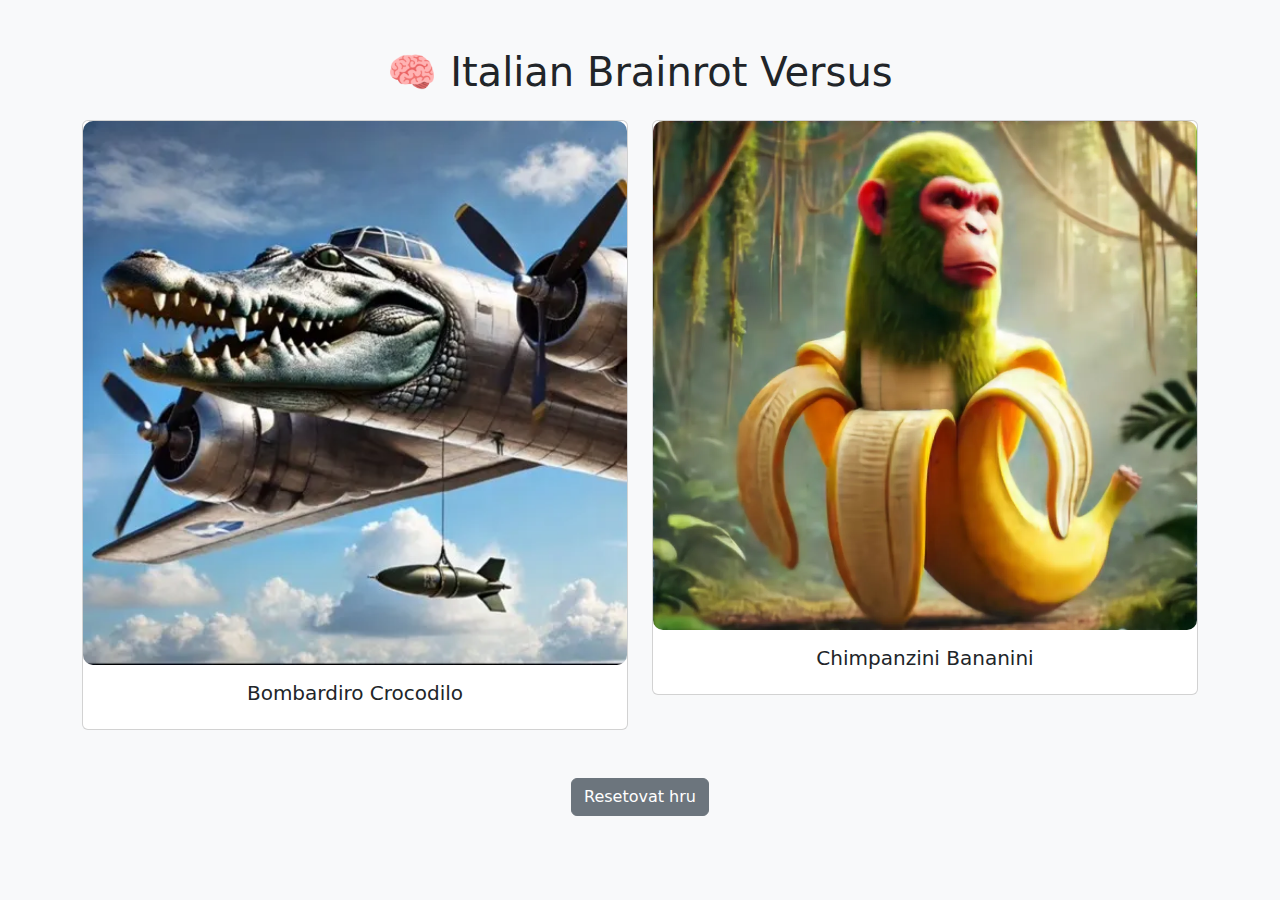
<file: hra.html>
<!DOCTYPE html>
<html lang="cs">
<head>
  <meta charset="UTF-8">
  <title>Italian Brainrot Versus</title>
  <link href="https://cdn.jsdelivr.net/npm/bootstrap@5.3.0/dist/css/bootstrap.min.css" rel="stylesheet">
  <style>
    .character-img {
      max-width: 100%;
      height: auto;
      border-radius: 10px;
    }
    .character-card {
      cursor: pointer;
      transition: transform 0.2s;
    }
    .character-card:hover {
      transform: scale(1.05);
    }
  </style>
</head>
<body class="bg-light">
  <div class="container text-center mt-5">
    <h1 class="mb-4">🧠 Italian Brainrot Versus</h1>
    <div class="row" id="game-area">
      <!-- Karty postav budou vloženy zde -->
    </div>
    <div class="mt-4">
      <button class="btn btn-secondary" onclick="resetGame()">Resetovat hru</button>
    </div>
  </div>

  <script>
    const characters = [
      {
        name: "Tralalero Tralala",
        image: "./img_hra/tralalero.webp"
      },
      {
        name: "Bombardiro Crocodilo",
        image: "./img_hra/bombardino_crocodilo.webp"
      },
      {
        name: "Brr Brr Patapim",
        image: "./img_hra/brr.webp"
      },
      {
        name: "Frigo Camelo",
        image: "./img_hra/frigo.webp"
      },
      {
        name: "Chimpanzini Bananini",
        image: "./img_hra/chimpanzini.webp"
      }
      // Přidejte další postavy podle potřeby
    ];
  
    let shuffledCharacters = [];
    let currentIndex = 0;
    let currentWinner;
    let currentChallenger;
  
    function shuffleArray(array) {
      return array
        .map(value => ({ value, sort: Math.random() }))
        .sort((a, b) => a.sort - b.sort)
        .map(({ value }) => value);
    }
  
    function resetGame() {
      shuffledCharacters = shuffleArray([...characters]);
      currentWinner = shuffledCharacters[0];
      currentChallenger = shuffledCharacters[1];
      currentIndex = 2;
      renderCharacters();
    }
  
    function renderCharacters() {
      const gameArea = document.getElementById('game-area');
      gameArea.innerHTML = '';
  
      [currentWinner, currentChallenger].forEach((char, index) => {
        const col = document.createElement('div');
        col.className = 'col-md-6 mb-4';
  
        const card = document.createElement('div');
        card.className = 'card character-card';
        card.onclick = () => handleSelection(index === 0 ? currentWinner : currentChallenger);
  
        const img = document.createElement('img');
        img.src = char.image;
        img.alt = char.name;
        img.className = 'card-img-top character-img';
  
        const cardBody = document.createElement('div');
        cardBody.className = 'card-body';
  
        const title = document.createElement('h5');
        title.className = 'card-title';
        title.textContent = char.name;
  
        cardBody.appendChild(title);
        card.appendChild(img);
        card.appendChild(cardBody);
        col.appendChild(card);
        gameArea.appendChild(col);
      });
    }
  
    function handleSelection(selectedCharacter) {
      if (currentIndex >= shuffledCharacters.length) {
        alert(`${selectedCharacter.name} je konečný vítěz!`);
        return;
      }
      currentWinner = selectedCharacter;
      currentChallenger = shuffledCharacters[currentIndex];
      currentIndex++;
      renderCharacters();
    }
  
    // Inicializace hry
    resetGame();
  </script>
  
</body>
</html>
</file>
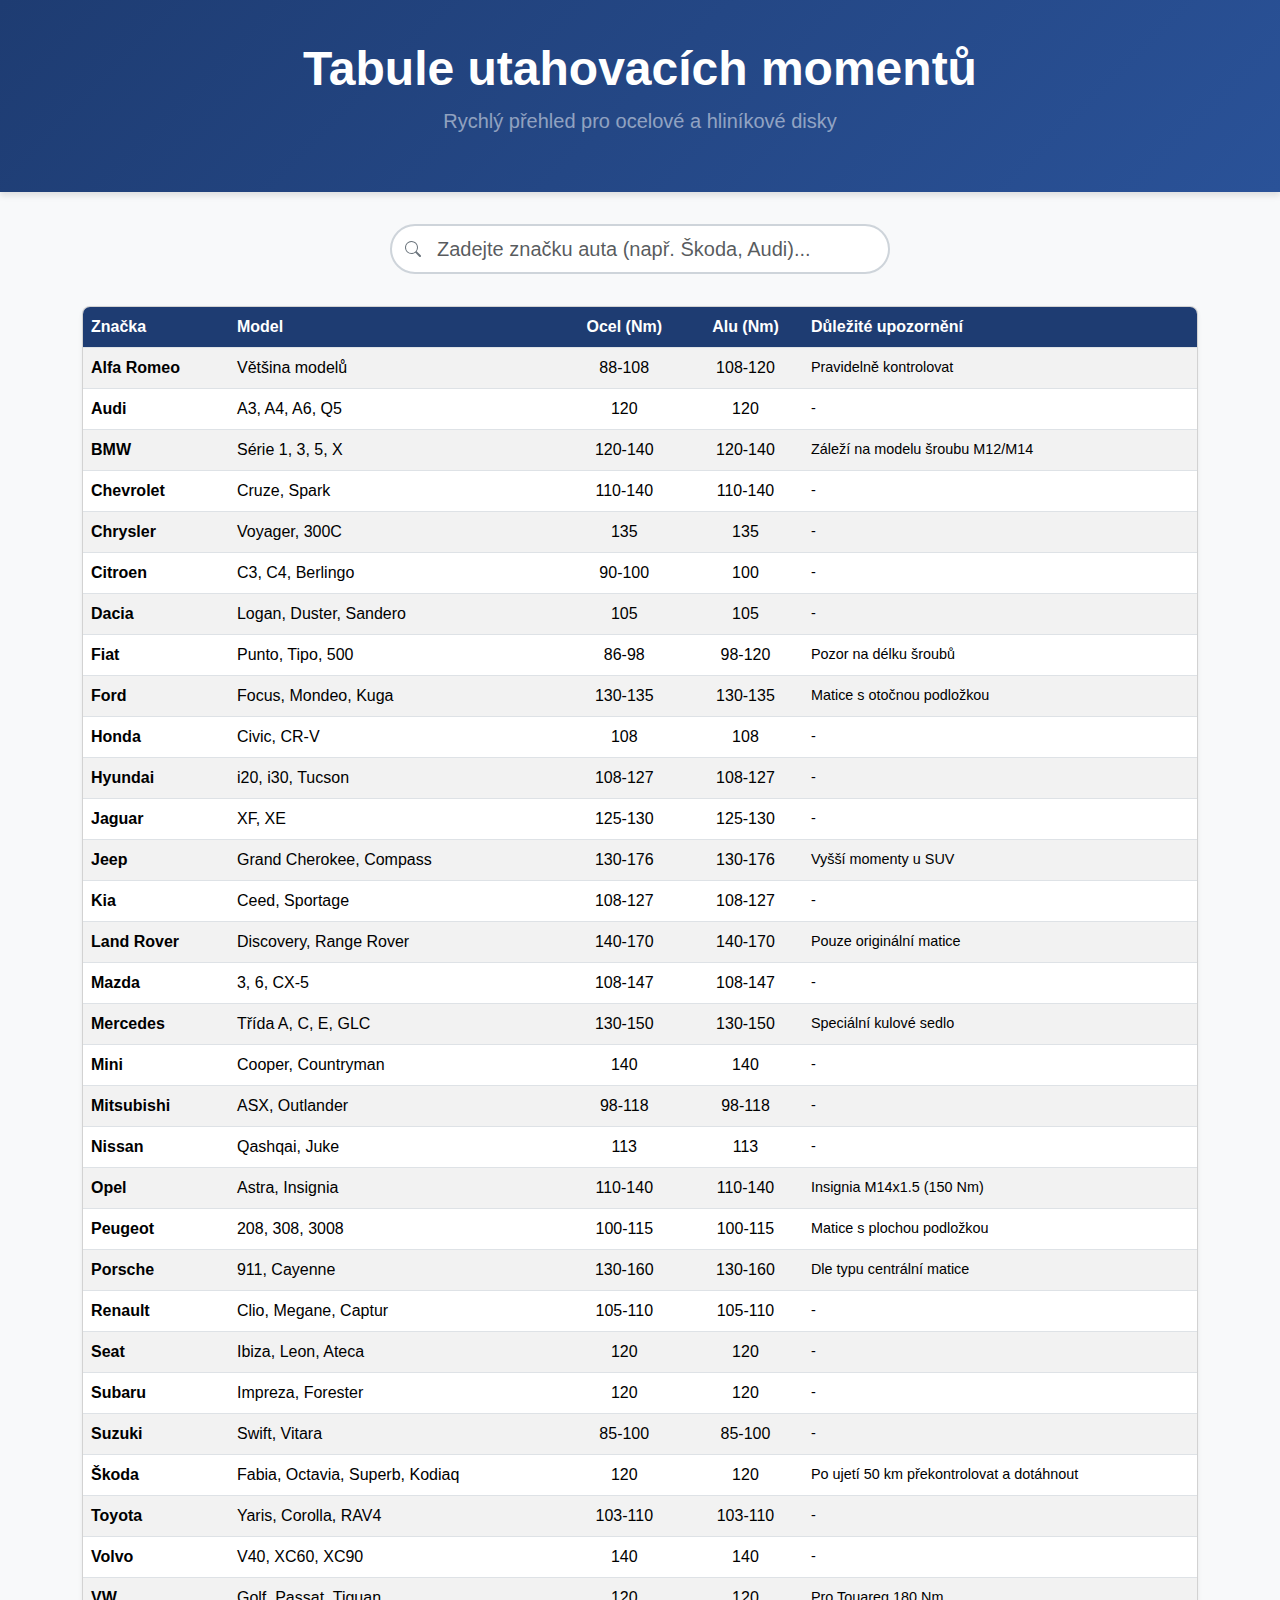
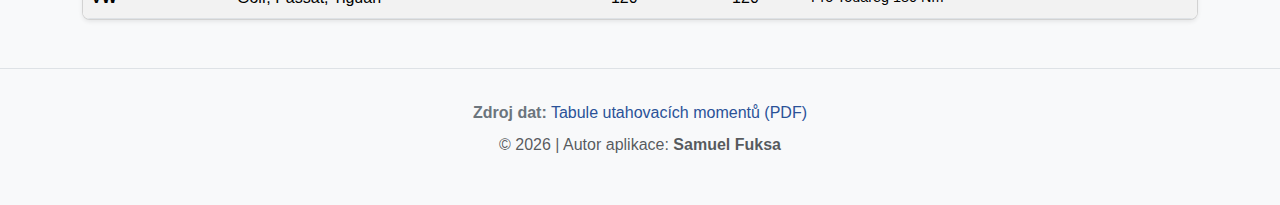
<file: momenty-kola.html>
<!DOCTYPE html>
<html lang="cs">
<head>
    <meta charset="UTF-8">
    <meta name="viewport" content="width=device-width, initial-scale=1.0">
    <title>Tabule utahovacích momentů</title>
    
    <!-- Bootstrap 5 CSS -->
    <link href="https://cdn.jsdelivr.net/npm/bootstrap@5.3.0/dist/css/bootstrap.min.css" rel="stylesheet">
    
    <!-- Custom Styles -->
    <style>
        body {
            background-color: #f8f9fa;
            font-family: 'Segoe UI', Tahoma, Geneva, Verdana, sans-serif;
        }
        .header-main {
            background: linear-gradient(135deg, #1e3c72 0%, #2a5298 100%);
            color: #ffffff;
            padding: 2.5rem 0;
            margin-bottom: 2rem;
            box-shadow: 0 4px 6px rgba(0,0,0,0.1);
        }
        .search-box {
            max-width: 500px;
            margin: 0 auto 2rem auto;
            position: relative;
        }
        .search-icon {
            position: absolute;
            left: 15px;
            top: 50%;
            transform: translateY(-50%);
            color: #6c757d;
        }
        #searchInput {
            padding-left: 45px;
            border-radius: 30px;
            border: 2px solid #ced4da;
            transition: all 0.3s ease;
        }
        #searchInput:focus {
            box-shadow: 0 0 0 0.25rem rgba(42, 82, 152, 0.25);
            border-color: #2a5298;
        }
        .table-custom th {
            background-color: #1e3c72;
            color: #ffffff;
            font-weight: 600;
        }
        .table-hover tbody tr:hover {
            background-color: rgba(42, 82, 152, 0.05);
        }
        .note-cell {
            font-size: 0.9em;
            color: #dc3545;
        }
        footer {
            margin-top: 3rem;
            padding: 2rem 0;
            text-align: center;
            color: #6c757d;
            border-top: 1px solid #dee2e6;
        }
    </style>
</head>
<body>

    <!-- Header -->
    <header class="header-main text-center">
        <div class="container">
            <h1 class="display-5 fw-bold">Tabule utahovacích momentů</h1>
            <p class="lead text-white-50">Rychlý přehled pro ocelové a hliníkové disky</p>
        </div>
    </header>

    <!-- Main Content -->
    <div class="container">
        
        <!-- Search Filter -->
        <div class="search-box">
            <svg xmlns="http://www.w3.org/2000/svg" width="16" height="16" fill="currentColor" class="bi bi-search search-icon" viewBox="0 0 16 16">
                <path d="M11.742 10.344a6.5 6.5 0 1 0-1.397 1.398h-.001c.03.04.062.078.098.115l3.85 3.85a1 1 0 0 0 1.415-1.414l-3.85-3.85a1.007 1.007 0 0 0-.115-.1zM12 6.5a5.5 5.5 0 1 1-11 0 5.5 5.5 0 0 1 11 0z"/>
            </svg>
            <input type="text" id="searchInput" class="form-control form-control-lg" placeholder="Zadejte značku auta (např. Škoda, Audi)...">
        </div>

        <!-- Table Responsive Wrapper -->
        <div class="card shadow-sm rounded-3 overflow-hidden">
            <div class="table-responsive mb-0">
                <table class="table table-hover table-striped table-custom mb-0 align-middle">
                    <thead>
                        <tr>
                            <th scope="col">Značka</th>
                            <th scope="col">Model</th>
                            <th scope="col" class="text-center">Ocel (Nm)</th>
                            <th scope="col" class="text-center">Alu (Nm)</th>
                            <th scope="col">Důležité upozornění</th>
                        </tr>
                    </thead>
                    <tbody id="tableBody">
                        <!-- Data budou načtena přes JavaScript -->
                    </tbody>
                </table>
            </div>
        </div>
        
        <!-- No Results Message -->
        <div id="noResults" class="alert alert-warning mt-4 text-center d-none" role="alert">
            Nebyla nalezena žádná vozidla pro tento dotaz.
        </div>

    </div>

    <!-- Footer -->
    <footer>
        <div class="container">
            <p class="mb-2">
                <strong>Zdroj dat:</strong> 
                <a href="https://webcdn.intercars.eu/files/316229/tabule-utahovacich-momentu.pdf" target="_blank" style="color: #2a5298; text-decoration: none;">
                    Tabule utahovacích momentů (PDF)
                </a>
            </p>
            <p class="text-muted">&copy; 2026 | Autor aplikace: <strong>Samuel Fuksa</strong></p>
        </div>
    </footer>

    <!-- Bootstrap 5 JS Bundle -->
    <script src="https://cdn.jsdelivr.net/npm/bootstrap@5.3.0/dist/js/bootstrap.bundle.min.js"></script>

    <!-- Application Logic -->
    <script>
        // Ukázková data inspirovaná seznamem z PDF
        const torquesData = [
            { brand: "Alfa Romeo", model: "Většina modelů", steel: "88-108", alu: "108-120", note: "Pravidelně kontrolovat" },
            { brand: "Audi", model: "A3, A4, A6, Q5", steel: "120", alu: "120", note: "-" },
            { brand: "BMW", model: "Série 1, 3, 5, X", steel: "120-140", alu: "120-140", note: "Záleží na modelu šroubu M12/M14" },
            { brand: "Chevrolet", model: "Cruze, Spark", steel: "110-140", alu: "110-140", note: "-" },
            { brand: "Chrysler", model: "Voyager, 300C", steel: "135", alu: "135", note: "-" },
            { brand: "Citroen", model: "C3, C4, Berlingo", steel: "90-100", alu: "100", note: "-" },
            { brand: "Dacia", model: "Logan, Duster, Sandero", steel: "105", alu: "105", note: "-" },
            { brand: "Fiat", model: "Punto, Tipo, 500", steel: "86-98", alu: "98-120", note: "Pozor na délku šroubů" },
            { brand: "Ford", model: "Focus, Mondeo, Kuga", steel: "130-135", alu: "130-135", note: "Matice s otočnou podložkou" },
            { brand: "Honda", model: "Civic, CR-V", steel: "108", alu: "108", note: "-" },
            { brand: "Hyundai", model: "i20, i30, Tucson", steel: "108-127", alu: "108-127", note: "-" },
            { brand: "Jaguar", model: "XF, XE", steel: "125-130", alu: "125-130", note: "-" },
            { brand: "Jeep", model: "Grand Cherokee, Compass", steel: "130-176", alu: "130-176", note: "Vyšší momenty u SUV" },
            { brand: "Kia", model: "Ceed, Sportage", steel: "108-127", alu: "108-127", note: "-" },
            { brand: "Land Rover", model: "Discovery, Range Rover", steel: "140-170", alu: "140-170", note: "Pouze originální matice" },
            { brand: "Mazda", model: "3, 6, CX-5", steel: "108-147", alu: "108-147", note: "-" },
            { brand: "Mercedes", model: "Třída A, C, E, GLC", steel: "130-150", alu: "130-150", note: "Speciální kulové sedlo" },
            { brand: "Mini", model: "Cooper, Countryman", steel: "140", alu: "140", note: "-" },
            { brand: "Mitsubishi", model: "ASX, Outlander", steel: "98-118", alu: "98-118", note: "-" },
            { brand: "Nissan", model: "Qashqai, Juke", steel: "113", alu: "113", note: "-" },
            { brand: "Opel", model: "Astra, Insignia", steel: "110-140", alu: "110-140", note: "Insignia M14x1.5 (150 Nm)" },
            { brand: "Peugeot", model: "208, 308, 3008", steel: "100-115", alu: "100-115", note: "Matice s plochou podložkou" },
            { brand: "Porsche", model: "911, Cayenne", steel: "130-160", alu: "130-160", note: "Dle typu centrální matice" },
            { brand: "Renault", model: "Clio, Megane, Captur", steel: "105-110", alu: "105-110", note: "-" },
            { brand: "Seat", model: "Ibiza, Leon, Ateca", steel: "120", alu: "120", note: "-" },
            { brand: "Subaru", model: "Impreza, Forester", steel: "120", alu: "120", note: "-" },
            { brand: "Suzuki", model: "Swift, Vitara", steel: "85-100", alu: "85-100", note: "-" },
            { brand: "Škoda", model: "Fabia, Octavia, Superb, Kodiaq", steel: "120", alu: "120", note: "Po ujetí 50 km překontrolovat a dotáhnout" },
            { brand: "Toyota", model: "Yaris, Corolla, RAV4", steel: "103-110", alu: "103-110", note: "-" },
            { brand: "Volvo", model: "V40, XC60, XC90", steel: "140", alu: "140", note: "-" },
            { brand: "VW", model: "Golf, Passat, Tiguan", steel: "120", alu: "120", note: "Pro Touareg 180 Nm" }
        ];

        // Reference na DOM elementy
        const tableBody = document.getElementById('tableBody');
        const searchInput = document.getElementById('searchInput');
        const noResultsMsg = document.getElementById('noResults');

        // Funkce pro vykreslení tabulky
        function renderTable(data) {
            tableBody.innerHTML = '';
            
            if (data.length === 0) {
                noResultsMsg.classList.remove('d-none');
            } else {
                noResultsMsg.classList.add('d-none');
                
                data.forEach(item => {
                    const row = document.createElement('tr');
                    
                    row.innerHTML = `
                        <td class="fw-bold">${item.brand}</td>
                        <td>${item.model}</td>
                        <td class="text-center">${item.steel}</td>
                        <td class="text-center">${item.alu}</td>
                        <td class="note-cell">${item.note !== '-' ? '<i class="bi bi-exclamation-triangle"></i> ' + item.note : item.note}</td>
                    `;
                    
                    tableBody.appendChild(row);
                });
            }
        }

        // Event listener pro vyhledávání
        searchInput.addEventListener('input', function(e) {
            const searchTerm = e.target.value.toLowerCase().trim();
            
            const filteredData = torquesData.filter(item => 
                item.brand.toLowerCase().includes(searchTerm) || 
                item.model.toLowerCase().includes(searchTerm)
            );
            
            renderTable(filteredData);
        });

        // Úvodní vykreslení s veškerými daty
        renderTable(torquesData);
    </script>
</body>
</html>
</file>
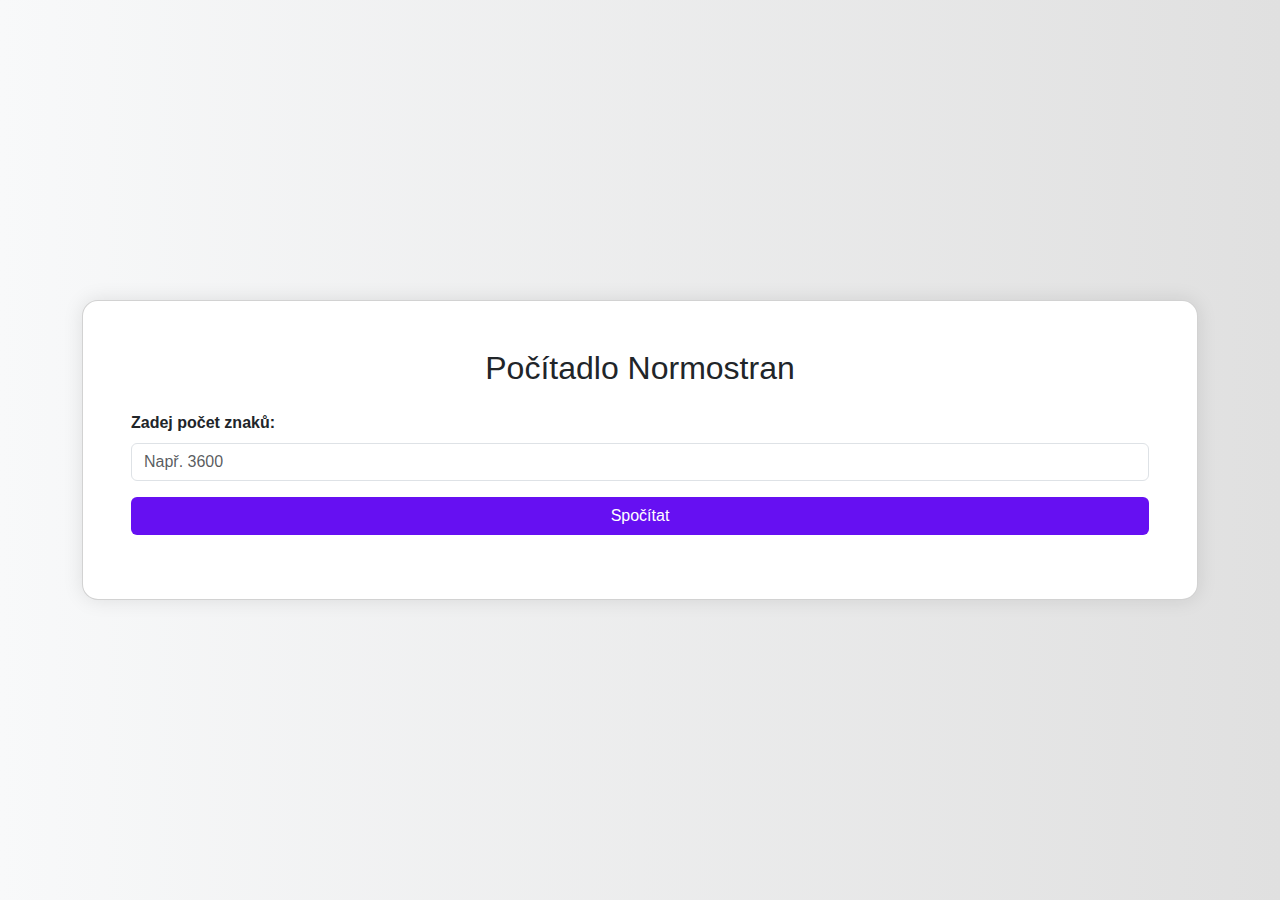
<file: normostrany.html>
<!DOCTYPE html>
<html lang="cs">
<head>
  <meta charset="UTF-8">
  <title>Počítadlo Normostran</title>
  <meta name="viewport" content="width=device-width, initial-scale=1">
  <!-- Bootstrap CSS -->
  <link href="https://cdn.jsdelivr.net/npm/bootstrap@5.3.3/dist/css/bootstrap.min.css" rel="stylesheet">
  <style>
    body {
      background: linear-gradient(to right, #f8f9fa, #e0e0e0);
      min-height: 100vh;
      display: flex;
      align-items: center;
      justify-content: center;
      font-family: 'Segoe UI', sans-serif;
    }
    .card {
      border-radius: 1rem;
      box-shadow: 0 0 20px rgba(0, 0, 0, 0.1);
    }
    .btn-custom {
      background-color: #6610f2;
      color: white;
    }
    .btn-custom:hover {
      background-color: #520dc2;
      color: white;
    }
  </style>
</head>
<body>

  <div class="container">
    <div class="card p-5">
      <h2 class="text-center mb-4 ">Počítadlo Normostran</h2>
      <div class="mb-3">
        <label for="charCount" class="form-label fw-bold">Zadej počet znaků:</label>
        <input input type="text" pattern="\d*" inputmode="numeric" class="form-control" id="charCount" placeholder="Např. 3600">
      </div>
      <div class="d-grid mb-3">
        <button class="btn btn-custom" onclick="calculate()">Spočítat</button>
      </div>
      <div id="result" class="alert alert-info text-center d-none"></div>
    </div>
  </div>

  <script>
    function calculate() {
      const input = document.getElementById('charCount').value;
      const result = document.getElementById('result');
      const charCount = parseInt(input);

      if (isNaN(charCount) || charCount < 0) {
        result.classList.remove('d-none');
        result.classList.replace('alert-info', 'alert-danger');
        result.textContent = 'Zadej platné kladné číslo!';
        return;
      }

      const pages = (charCount / 1800).toFixed(2);
      result.classList.remove('d-none');
      result.classList.replace('alert-danger', 'alert-info');
      result.textContent = `Počet normostran: ${pages}`;
    }
  </script>

  <!-- Bootstrap JS -->
  <script src="https://cdn.jsdelivr.net/npm/bootstrap@5.3.3/dist/js/bootstrap.bundle.min.js"></script>
</body>
</html>
</file>
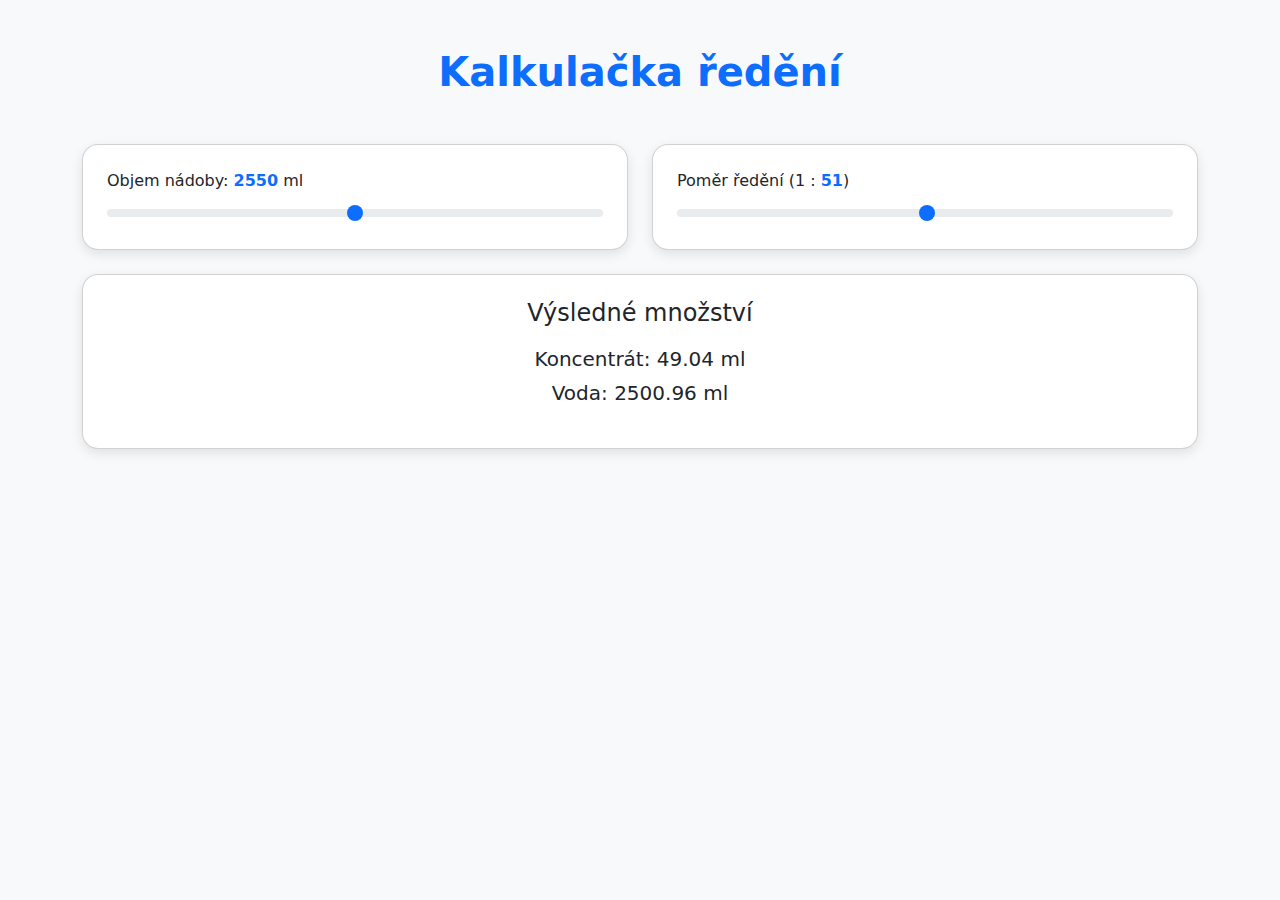
<file: pomer.html>
<!DOCTYPE html>
<html lang="cs">
<head>
  <meta charset="UTF-8" />
  <meta name="viewport" content="width=device-width, initial-scale=1" />
  <title>Ředění přípravku</title>
  <link
    href="https://cdn.jsdelivr.net/npm/bootstrap@5.3.0/dist/css/bootstrap.min.css"
    rel="stylesheet"
  />
  <style>
    body {
      background: #f8f9fa;
    }
    .card {
      border-radius: 1rem;
      box-shadow: 0 4px 12px rgba(0, 0, 0, 0.1);
    }
    .form-label span {
      font-weight: bold;
      color: #0d6efd;
    }
    h1 {
      font-weight: 700;
      color: #0d6efd;
    }
  </style>
</head>
<body>
  <div class="container py-5">
    <h1 class="text-center mb-5">Kalkulačka ředění</h1>
    <div class="row g-4">
      <!-- Objem nádoby -->
      <div class="col-12 col-md-6">
        <div class="card p-4">
          <label for="volumeSlider" class="form-label">
            Objem nádoby: <span id="volumeValue">1000</span> ml
          </label>
          <input
            type="range"
            class="form-range"
            min="100"
            max="5000"
            step="50"
            id="volumeSlider"
          />
        </div>
      </div>
      <!-- Poměr ředění -->
      <div class="col-12 col-md-6">
        <div class="card p-4">
          <label for="ratioSlider" class="form-label">
            Poměr ředění (1 : <span id="ratioValue">5</span>)
          </label>
          <input
            type="range"
            class="form-range"
            min="1"
            max="100"
            step="1"
            id="ratioSlider"
          />
        </div>
      </div>
      <!-- Výsledky -->
      <div class="col-12">
        <div class="card p-4 text-center">
          <h4 class="card-title mb-3">Výsledné množství</h4>
          <p class="lead mb-1">
            Koncentrát: <strong><span id="concAmount">166.67</span> ml</strong>
          </p>
          <p class="lead">
            Voda: <strong><span id="waterAmount">833.33</span> ml</strong>
          </p>
        </div>
      </div>
    </div>
  </div>

  <!-- Bootstrap Bundle JS -->
  <script
    src="https://cdn.jsdelivr.net/npm/bootstrap@5.3.0/dist/js/bootstrap.bundle.min.js"
  ></script>
  <script>
    const volumeSlider = document.getElementById("volumeSlider");
    const ratioSlider = document.getElementById("ratioSlider");
    const volumeValue = document.getElementById("volumeValue");
    const ratioValue = document.getElementById("ratioValue");
    const concAmount = document.getElementById("concAmount");
    const waterAmount = document.getElementById("waterAmount");

    function updateValues() {
      const volume = parseInt(volumeSlider.value);
      const ratio = parseInt(ratioSlider.value);
      const concentrate = volume / (ratio + 1);
      const water = volume - concentrate;

      volumeValue.textContent = volume;
      ratioValue.textContent = ratio;
      concAmount.textContent = concentrate.toFixed(2);
      waterAmount.textContent = water.toFixed(2);
    }

    volumeSlider.addEventListener("input", updateValues);
    ratioSlider.addEventListener("input", updateValues);

    updateValues();
  </script>
</body>
</html>
</file>
<file: bmw/style.css>
* {
    margin: 0;
    padding: 0;
    box-sizing: border-box;
}

body {
    font-family: 'Arial', sans-serif;
    overflow-x: hidden;
    background: linear-gradient(45deg, #1a1a2e, #16213e, #0f3460);
    background-size: 400% 400%;
    animation: gradientShift 8s ease infinite;
    color: white;
    min-height: 100vh;
}

@keyframes gradientShift {
    0% { background-position: 0% 50%; }
    50% { background-position: 100% 50%; }
    100% { background-position: 0% 50%; }
}

.container {
    position: relative;
    width: 100%;
    min-height: 100vh;
}

/* Hero sekce */
.hero {
    display: flex;
    flex-direction: column;
    justify-content: center;
    align-items: center;
    height: 100vh;
    text-align: center;
    z-index: 10;
    position: relative;
}

.title {
    font-size: 4rem;
    font-weight: bold;
    margin-bottom: 1rem;
    text-shadow: 0 0 20px rgba(255, 255, 255, 0.5);
    animation: pulse 3s ease-in-out infinite;
}

.highlight {
    color: #ff6b6b;
    text-shadow: 0 0 30px #ff6b6b;
}

@keyframes pulse {
    0%, 100% { transform: scale(1); }
    50% { transform: scale(1.05); }
}

.subtitle {
    font-size: 1.2rem;
    margin-bottom: 3rem;
    opacity: 0.8;
}

/* Kontaktní tlačítko */
.contact-btn {
    display: inline-block;
    padding: 15px 30px;
    background: linear-gradient(45deg, #ff6b6b, #4ecdc4);
    color: white;
    text-decoration: none;
    border-radius: 50px;
    font-weight: bold;
    font-size: 1.1rem;
    transition: all 0.3s ease;
    box-shadow: 0 4px 15px rgba(255, 107, 107, 0.4);
    position: relative;
    overflow: hidden;
}

.contact-btn:hover {
    transform: translateY(-5px) scale(1.05);
    box-shadow: 0 8px 25px rgba(255, 107, 107, 0.6);
}

.contact-btn::before {
    content: '';
    position: absolute;
    top: 0;
    left: -100%;
    width: 100%;
    height: 100%;
    background: linear-gradient(90deg, transparent, rgba(255, 255, 255, 0.2), transparent);
    transition: left 0.5s;
}

.contact-btn:hover::before {
    left: 100%;
}

.btn-email {
    display: block;
    font-size: 0.8rem;
    opacity: 0.9;
    margin-top: 5px;
}

/* BMW auta animace */
.car {
    position: absolute;
    font-size: 3rem;
    z-index: 5;
    animation-timing-function: linear;
    animation-iteration-count: infinite;
}

.car1 {
    top: 20%;
    animation: driveRight 12s linear infinite;
    animation-delay: 0s;
}

.car2 {
    top: 40%;
    animation: driveLeft 15s linear infinite;
    animation-delay: 2s;
    transform: scaleX(-1);
}

.car3 {
    top: 60%;
    animation: driveRight 10s linear infinite;
    animation-delay: 4s;
}

.car4 {
    top: 80%;
    animation: driveLeft 18s linear infinite;
    animation-delay: 6s;
    transform: scaleX(-1);
}

.car5 {
    top: 10%;
    animation: driveRight 8s linear infinite;
    animation-delay: 8s;
}

@keyframes driveRight {
    0% {
        left: -10%;
        transform: rotate(0deg);
    }
    25% {
        transform: rotate(2deg);
    }
    50% {
        transform: rotate(0deg);
    }
    75% {
        transform: rotate(-2deg);
    }
    100% {
        left: 110%;
        transform: rotate(0deg);
    }
}

@keyframes driveLeft {
    0% {
        right: -10%;
        transform: scaleX(-1) rotate(0deg);
    }
    25% {
        transform: scaleX(-1) rotate(2deg);
    }
    50% {
        transform: scaleX(-1) rotate(0deg);
    }
    75% {
        transform: scaleX(-1) rotate(-2deg);
    }
    100% {
        right: 110%;
        transform: scaleX(-1) rotate(0deg);
    }
}

/* Particle efekty */
.particles {
    position: absolute;
    top: 0;
    left: 0;
    width: 100%;
    height: 100%;
    z-index: 1;
}

.particle {
    position: absolute;
    width: 4px;
    height: 4px;
    background: rgba(255, 255, 255, 0.6);
    border-radius: 50%;
    animation: float 6s ease-in-out infinite;
}

.particle:nth-child(1) {
    top: 20%;
    left: 20%;
    animation-delay: 0s;
}

.particle:nth-child(2) {
    top: 60%;
    left: 80%;
    animation-delay: 2s;
}

.particle:nth-child(3) {
    top: 80%;
    left: 40%;
    animation-delay: 4s;
}

.particle:nth-child(4) {
    top: 30%;
    left: 70%;
    animation-delay: 1s;
}

.particle:nth-child(5) {
    top: 70%;
    left: 10%;
    animation-delay: 3s;
}

@keyframes float {
    0%, 100% {
        transform: translateY(0px) rotate(0deg);
        opacity: 1;
    }
    50% {
        transform: translateY(-20px) rotate(180deg);
        opacity: 0.5;
    }
}

/* Info sekce */
.info-section {
    display: flex;
    justify-content: center;
    gap: 2rem;
    padding: 2rem;
    position: absolute;
    bottom: 10%;
    width: 100%;
    z-index: 10;
}

.info-card {
    background: rgba(255, 255, 255, 0.1);
    backdrop-filter: blur(10px);
    padding: 1.5rem;
    border-radius: 15px;
    text-align: center;
    border: 1px solid rgba(255, 255, 255, 0.2);
    transition: transform 0.3s ease;
}

.info-card:hover {
    transform: translateY(-10px);
    background: rgba(255, 255, 255, 0.2);
}

.info-card h3 {
    margin-bottom: 0.5rem;
    font-size: 1.5rem;
}

/* Responzivní design */
@media (max-width: 768px) {
    .title {
        font-size: 2.5rem;
    }
    
    .car {
        font-size: 2rem;
    }
    
    .info-section {
        flex-direction: column;
        align-items: center;
        gap: 1rem;
    }
    
    .info-card {
        width: 80%;
        max-width: 300px;
    }
    
    .contact-btn {
        padding: 12px 25px;
        font-size: 1rem;
    }
}

@media (max-width: 480px) {
    .title {
        font-size: 2rem;
    }
    
    .car {
        font-size: 1.5rem;
    }
}
</file>
